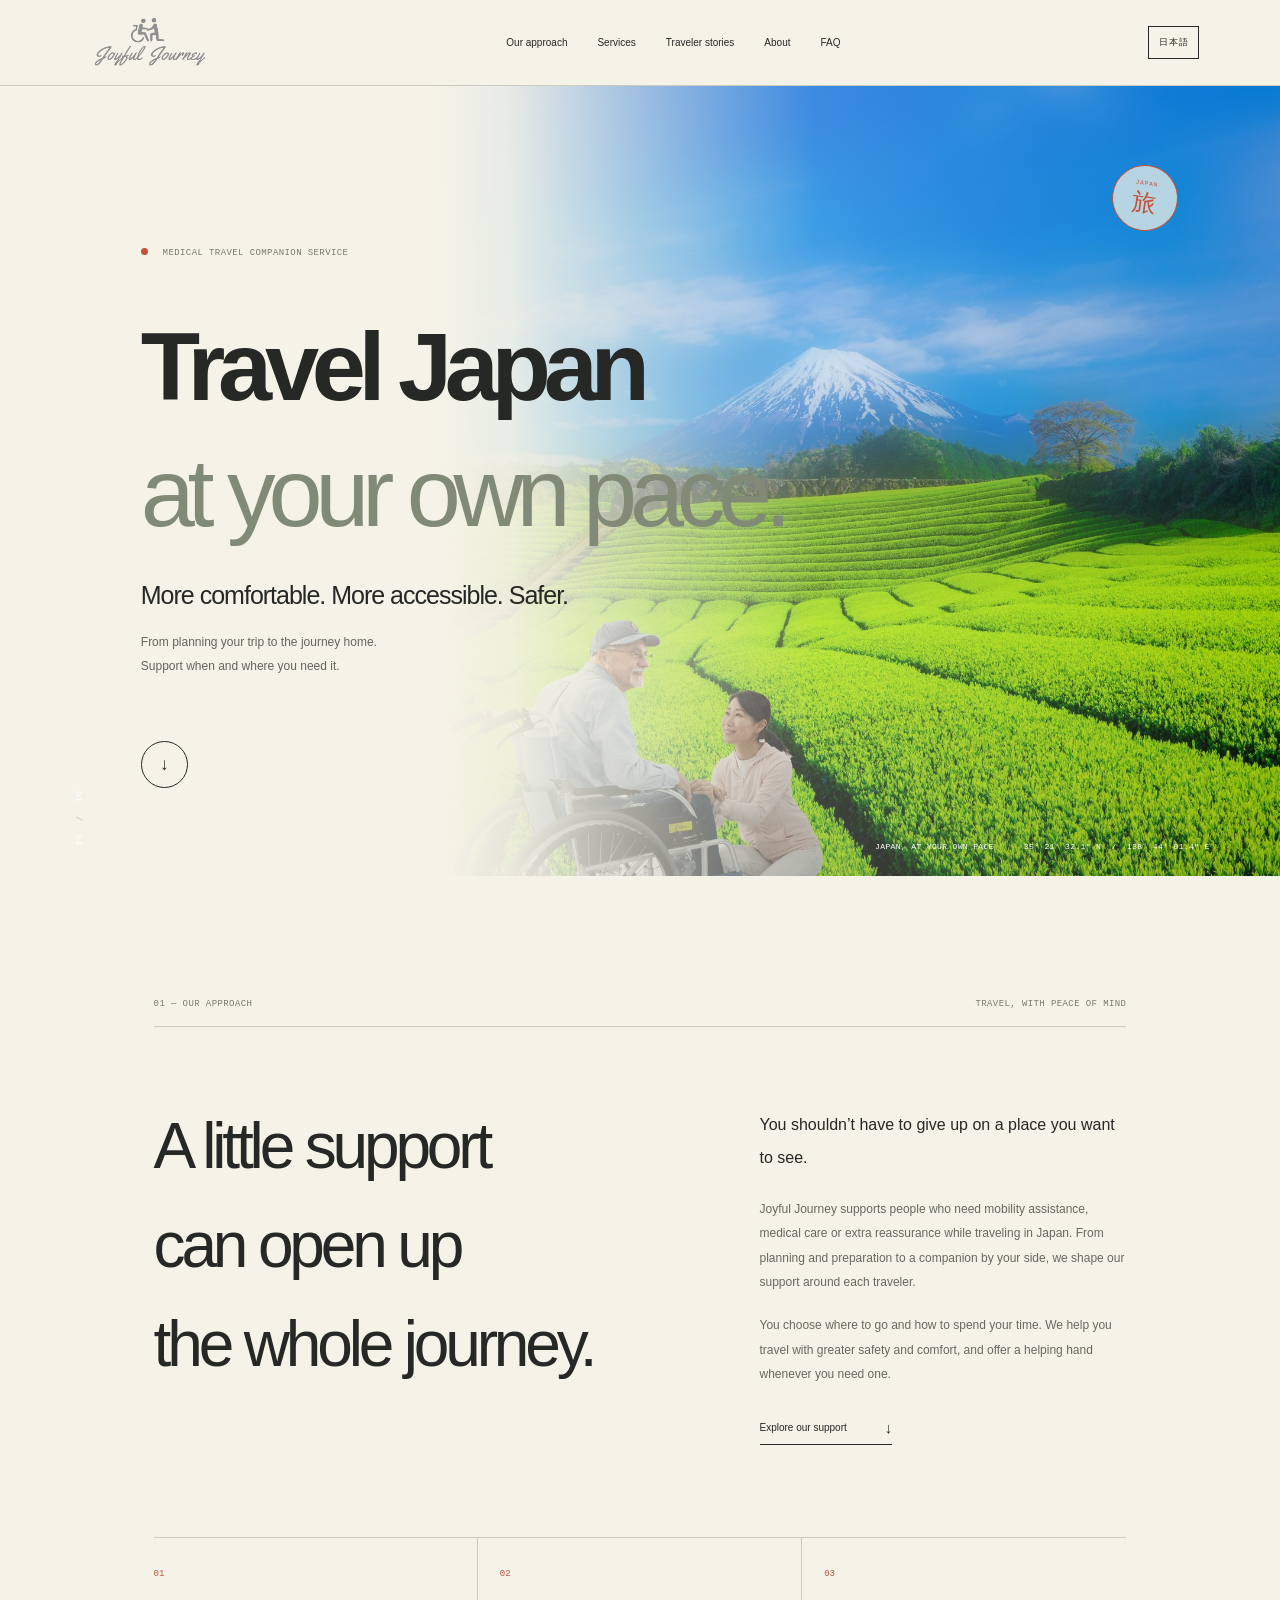
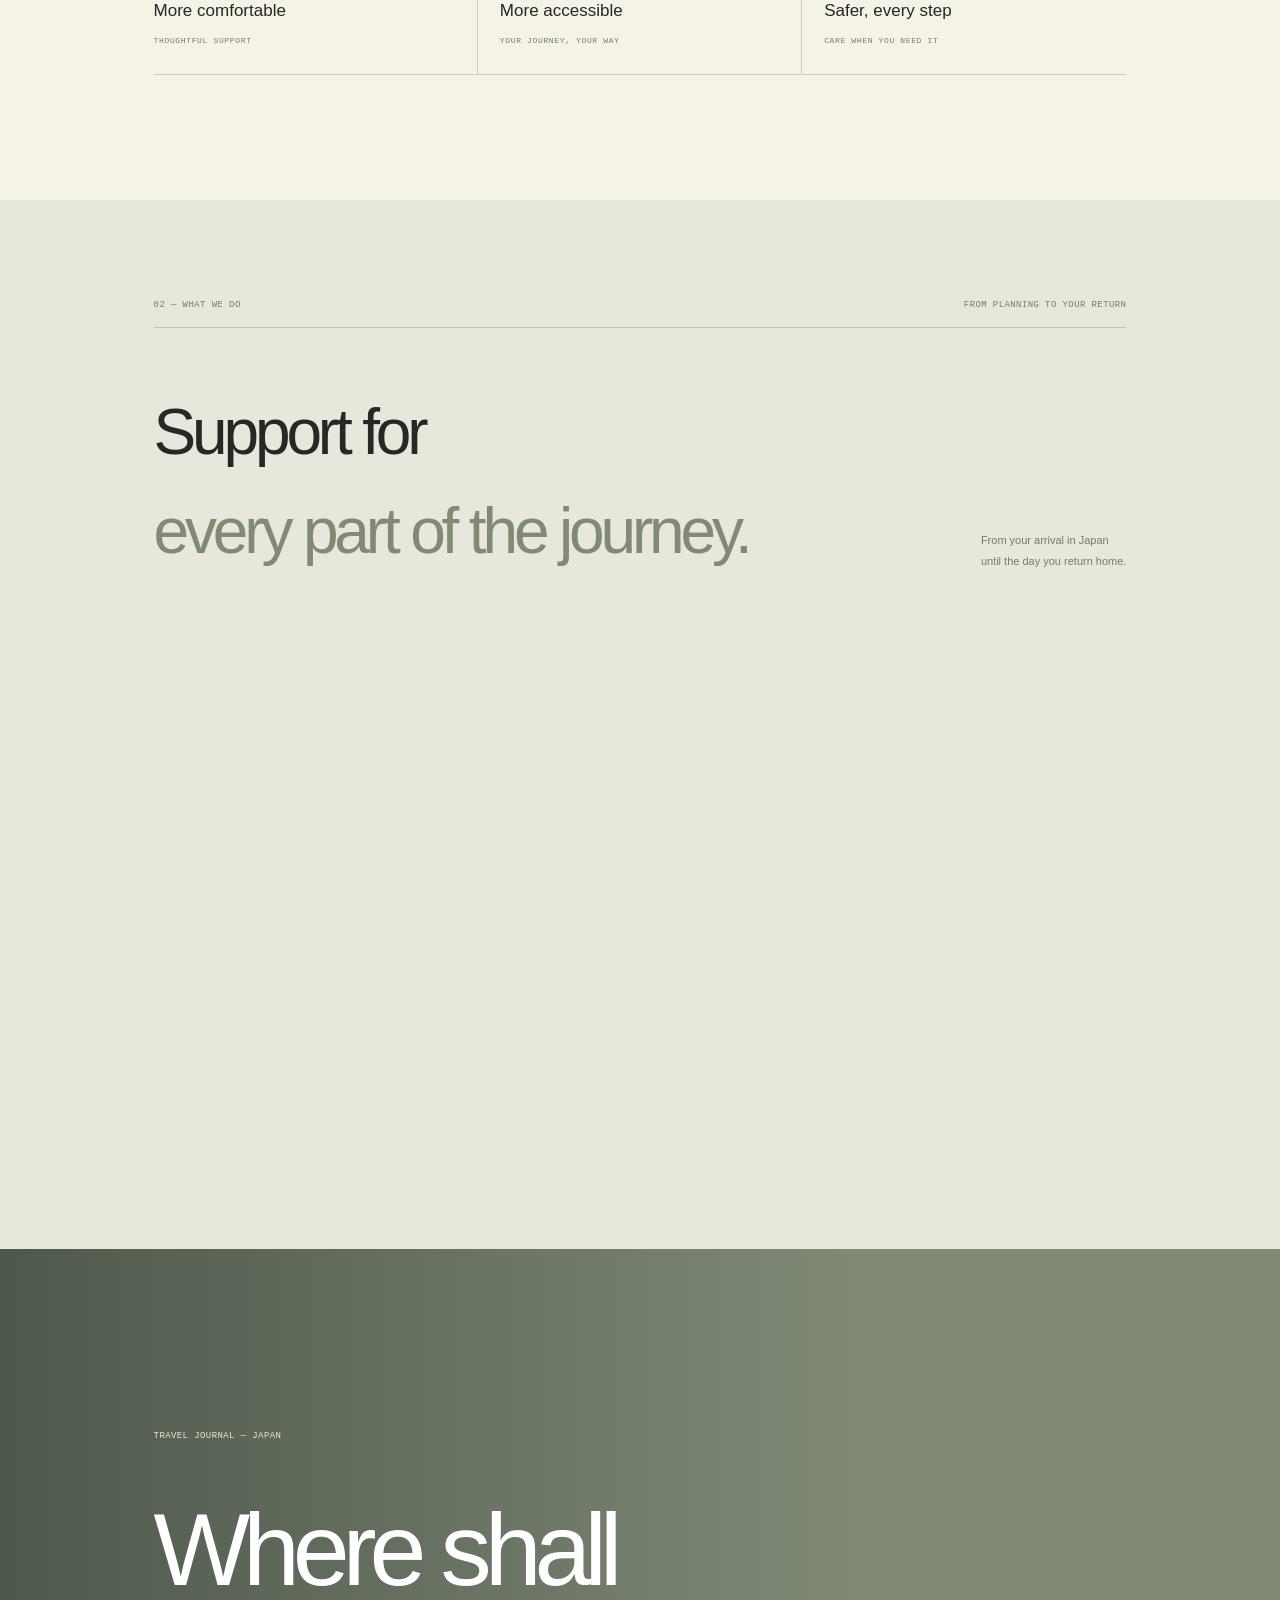
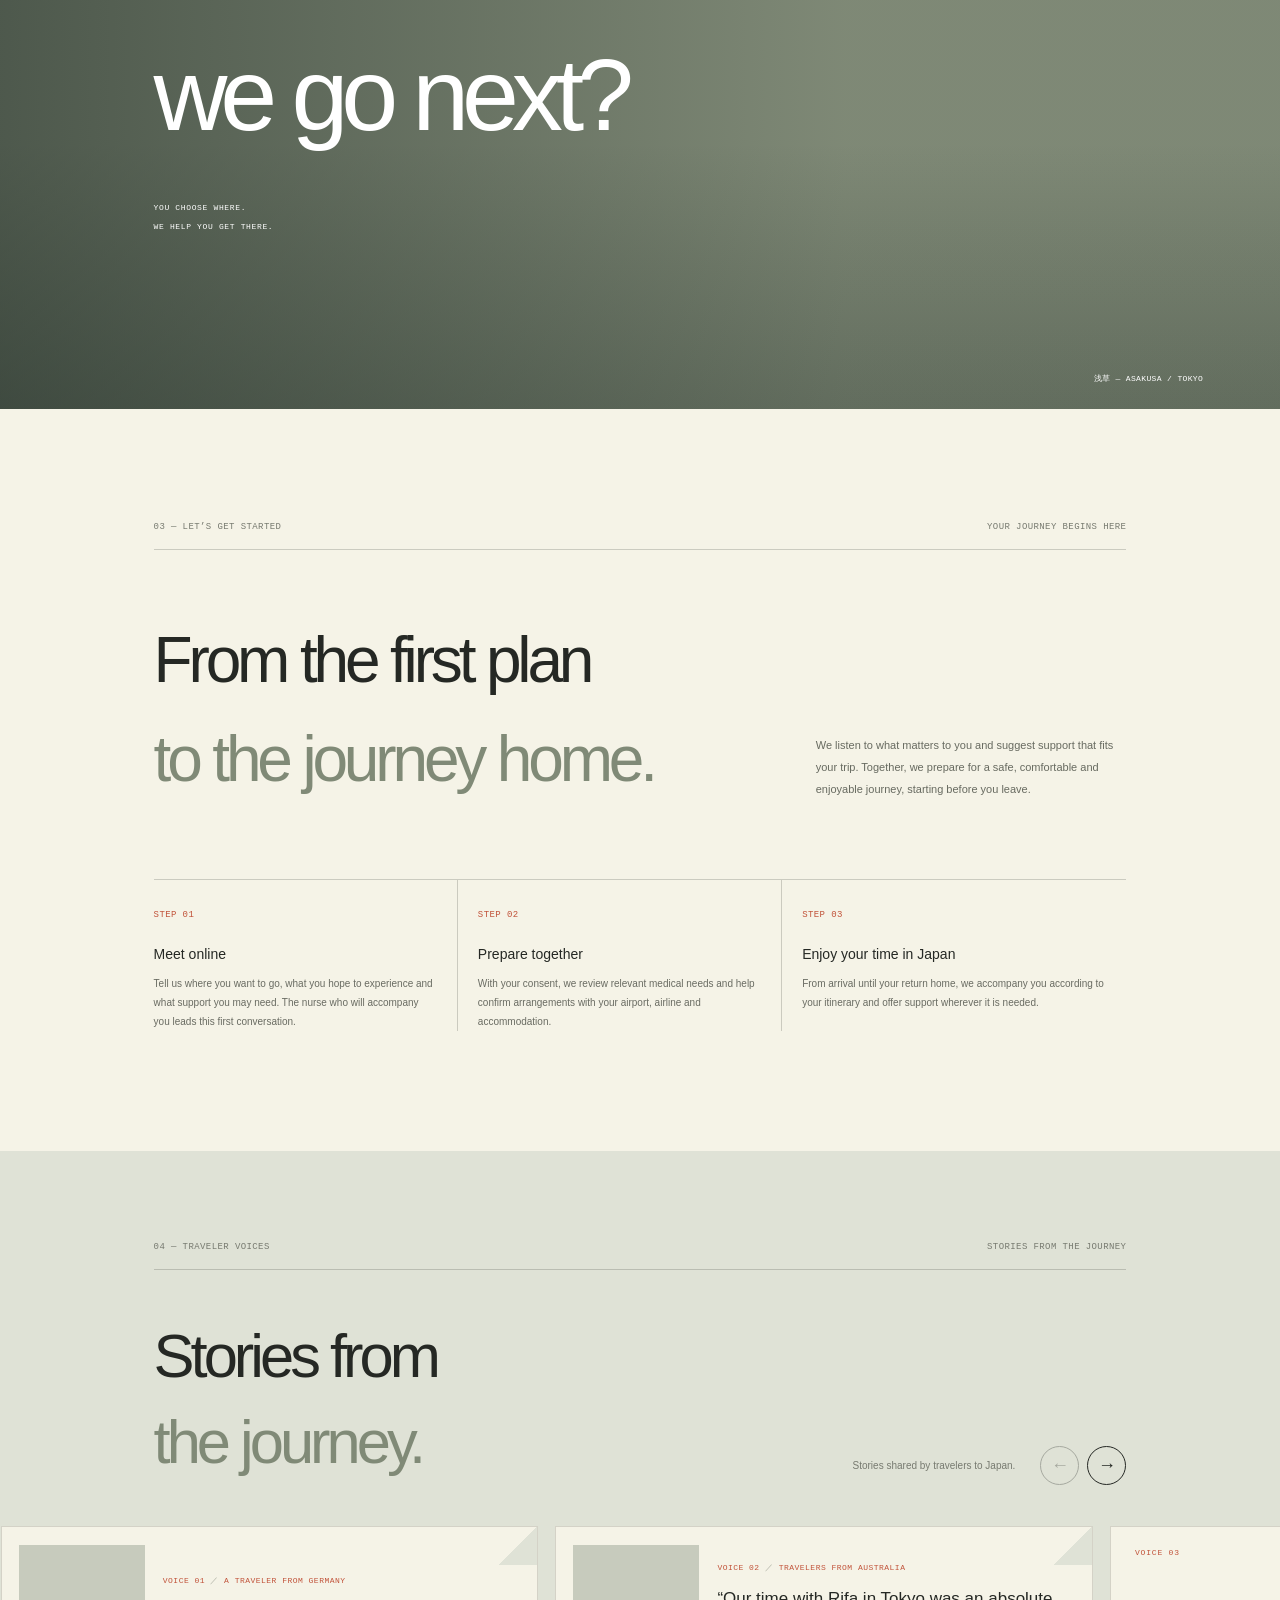
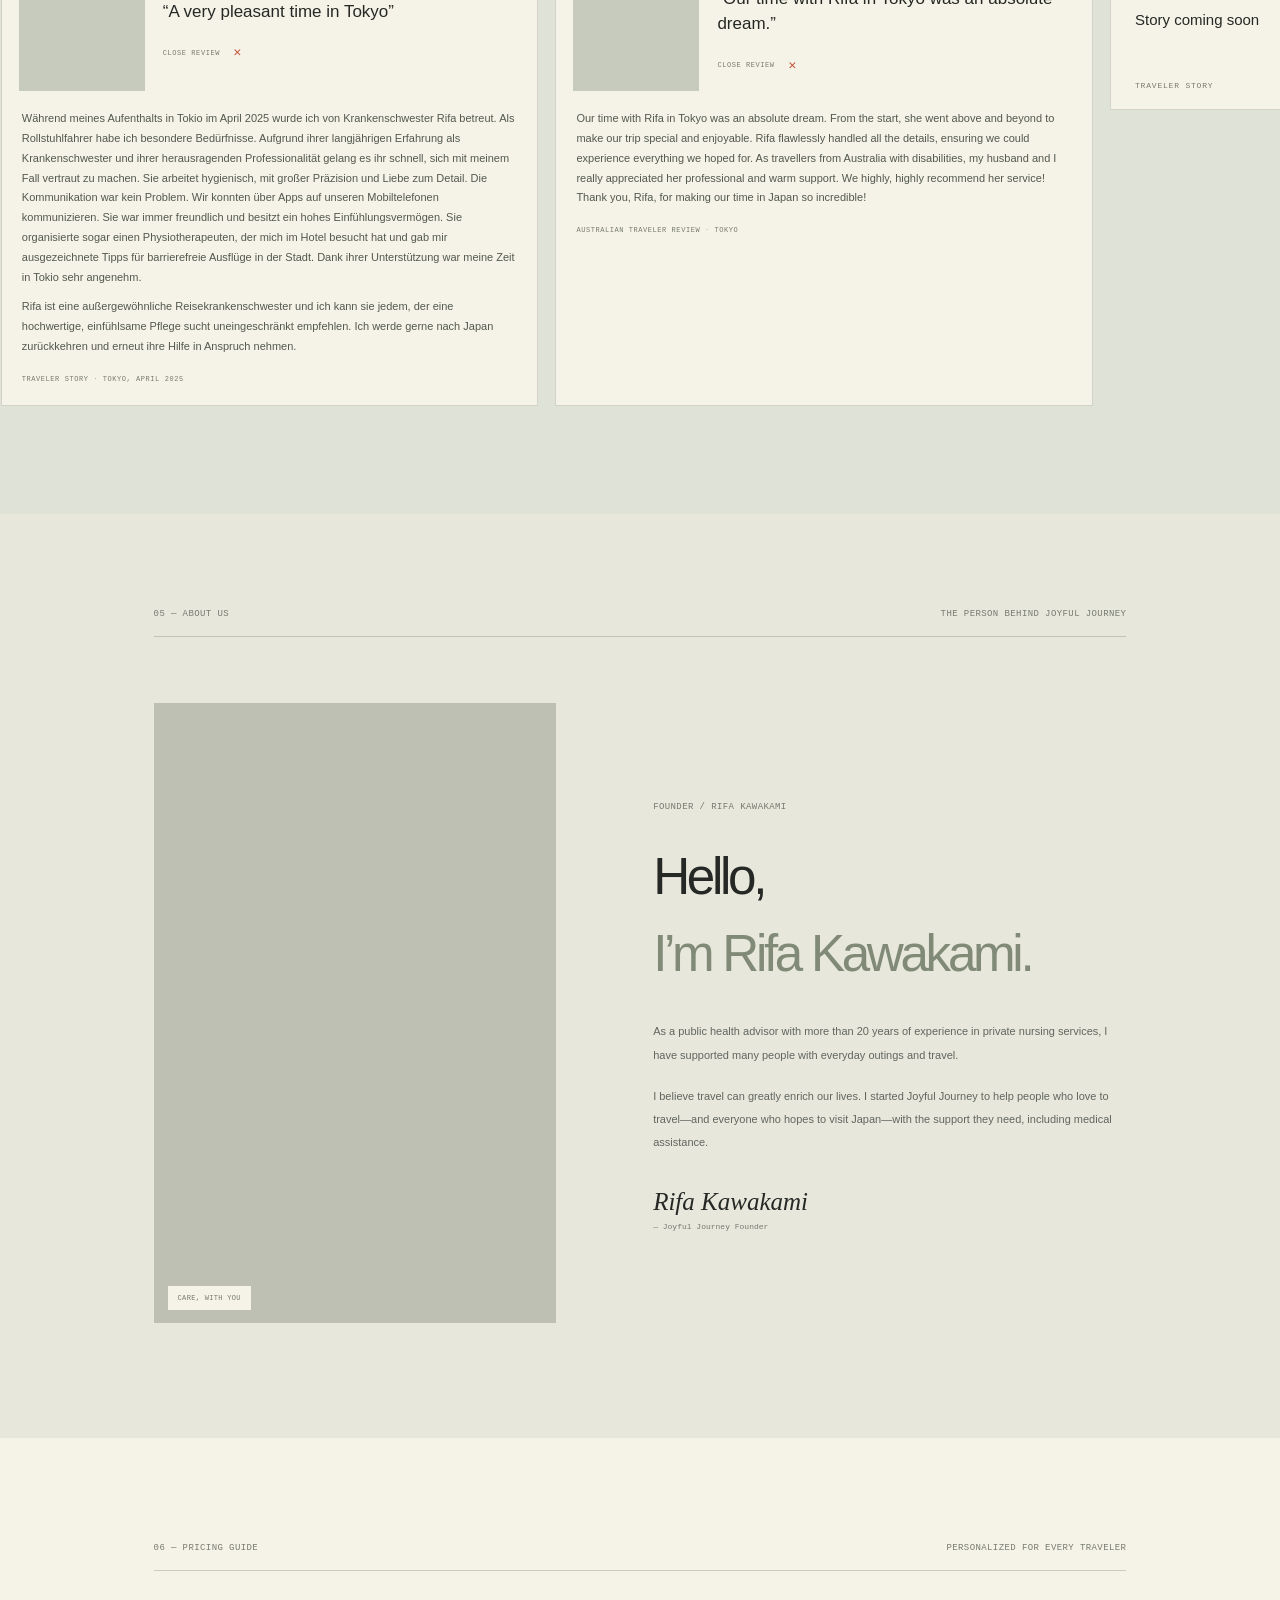
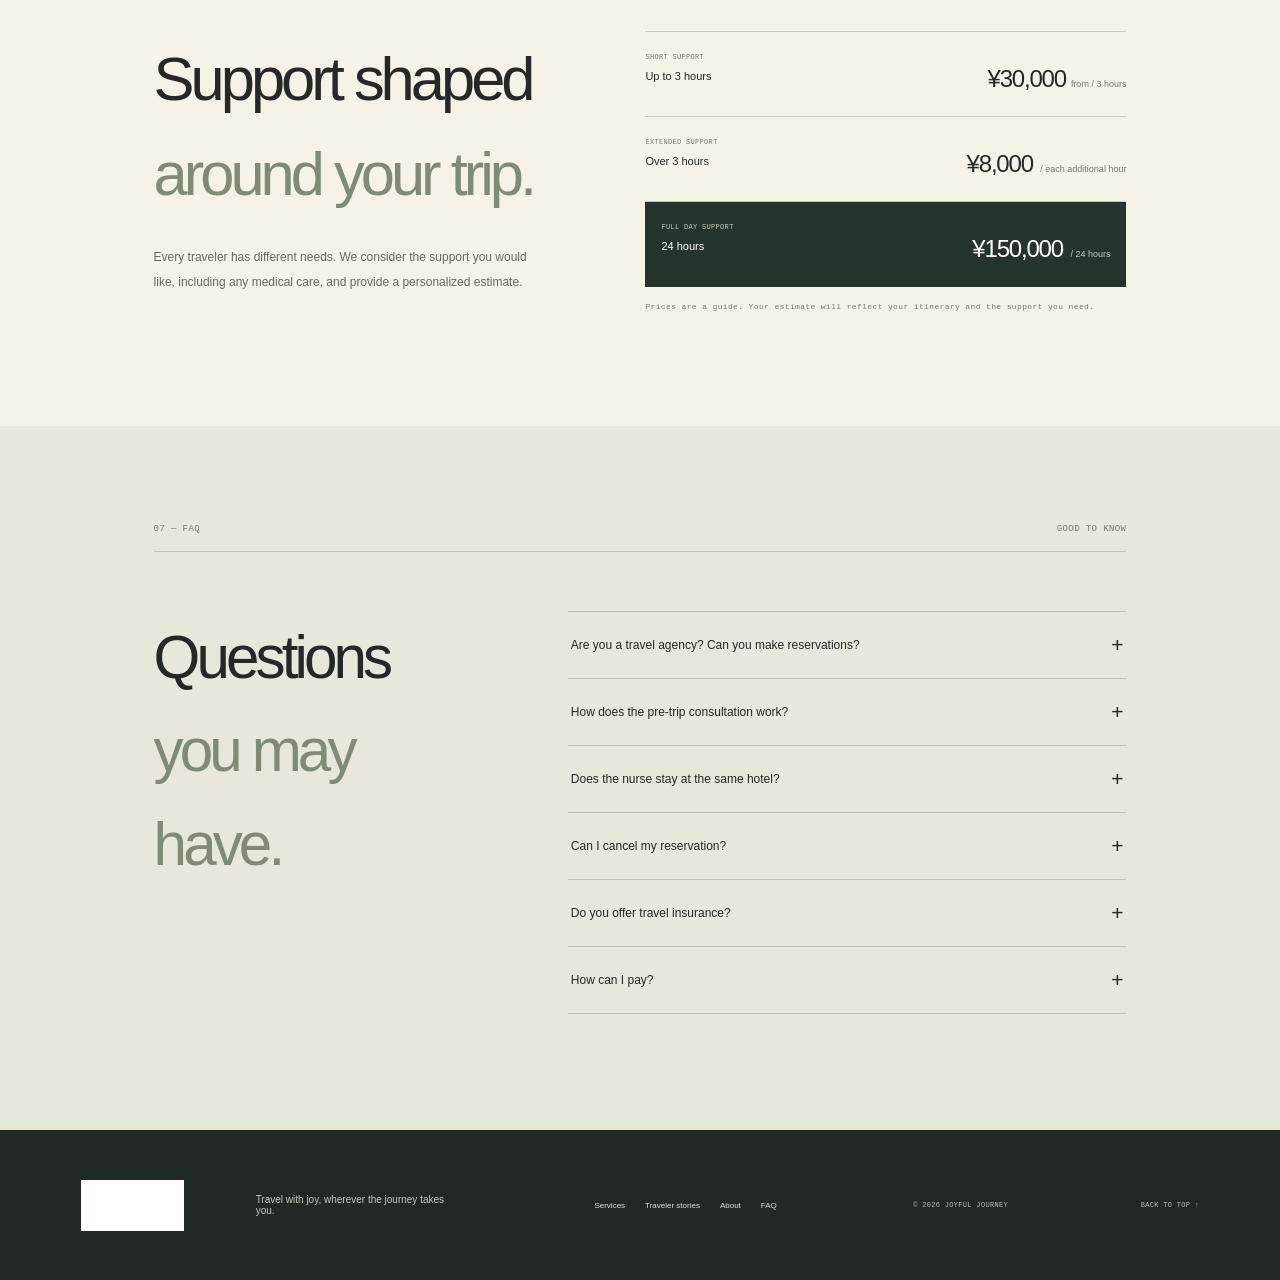
<file: index.html>
<!doctype html>
<html lang="en">
<head>
  <meta charset="utf-8">
  <meta name="viewport" content="width=device-width, initial-scale=1">
  <meta http-equiv="refresh" content="0;url=en/">
  <meta name="theme-color" content="#f5f3e7">
  <title>Joyful Journey — Accessible travel in Japan</title>
  <link rel="canonical" href="en/">
</head>
<body>
  <p><a href="en/">Continue to the English website</a></p>
</body>
</html>
</file>
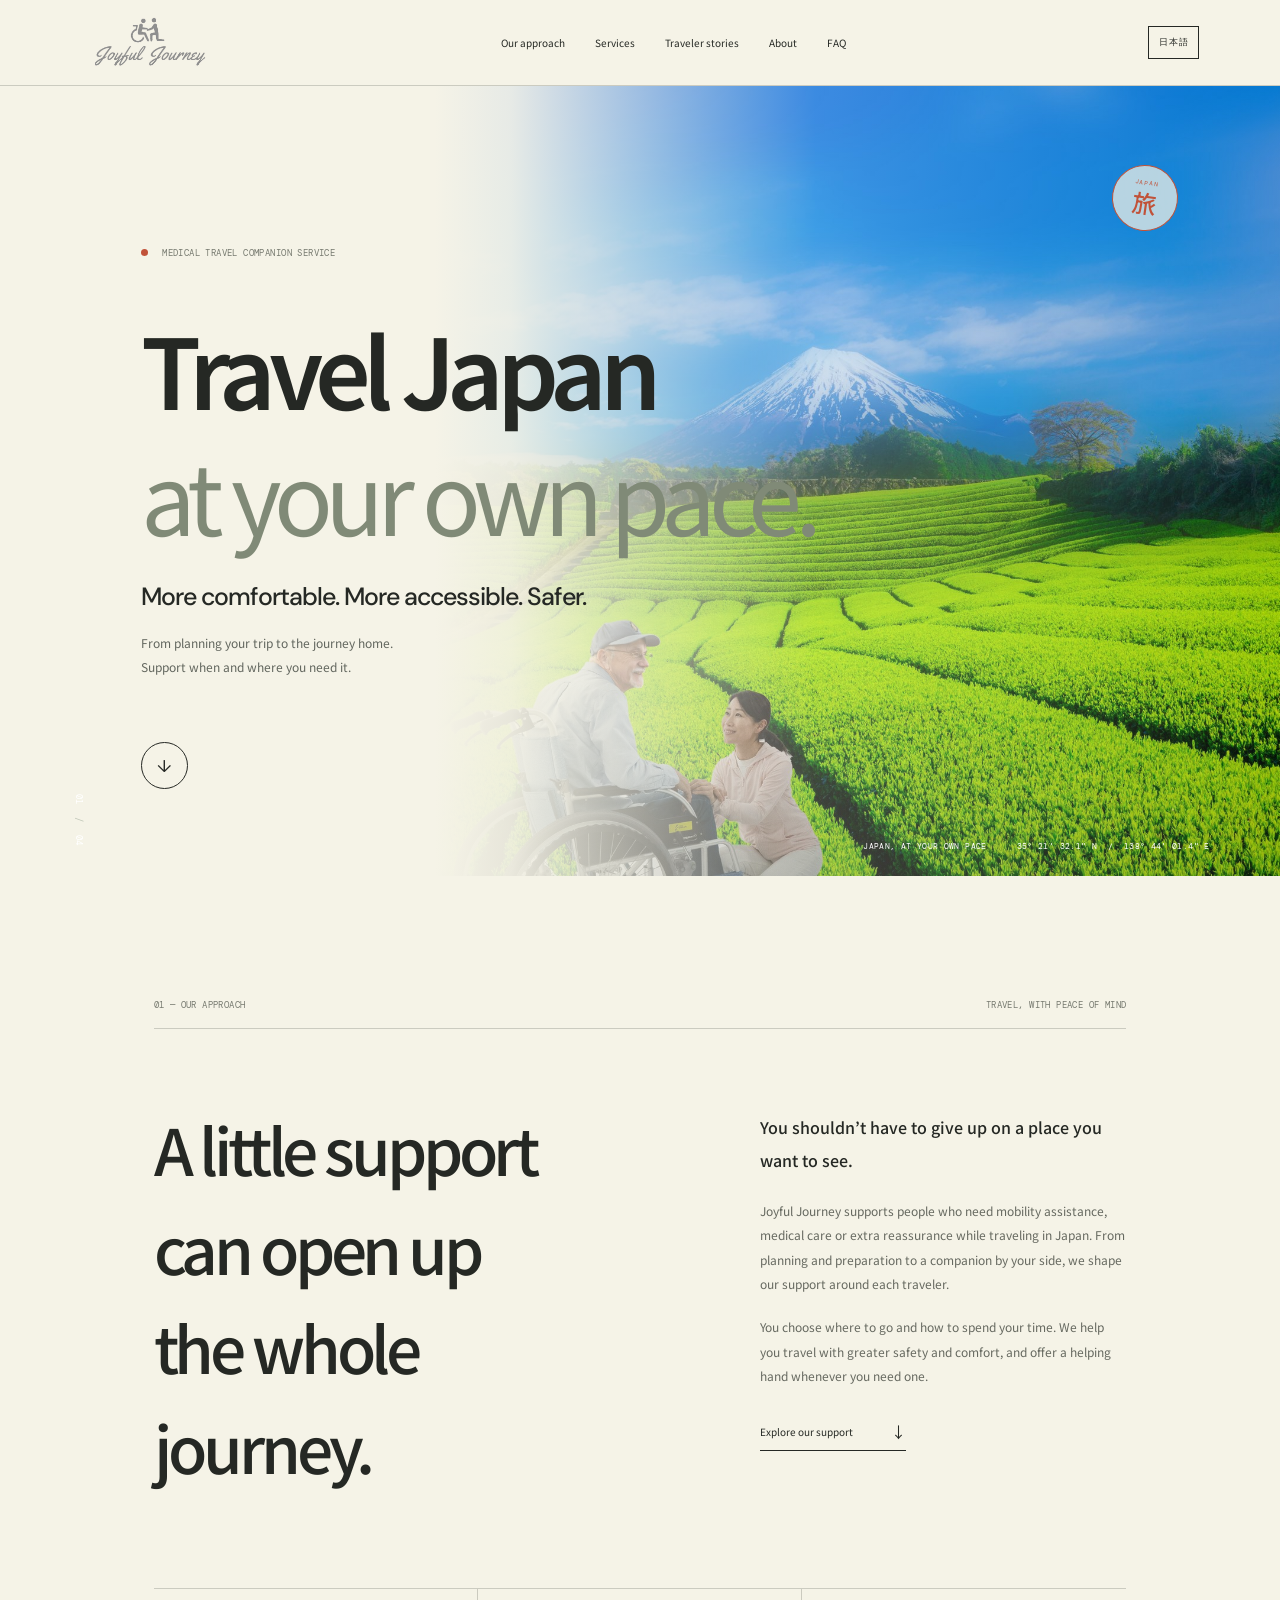
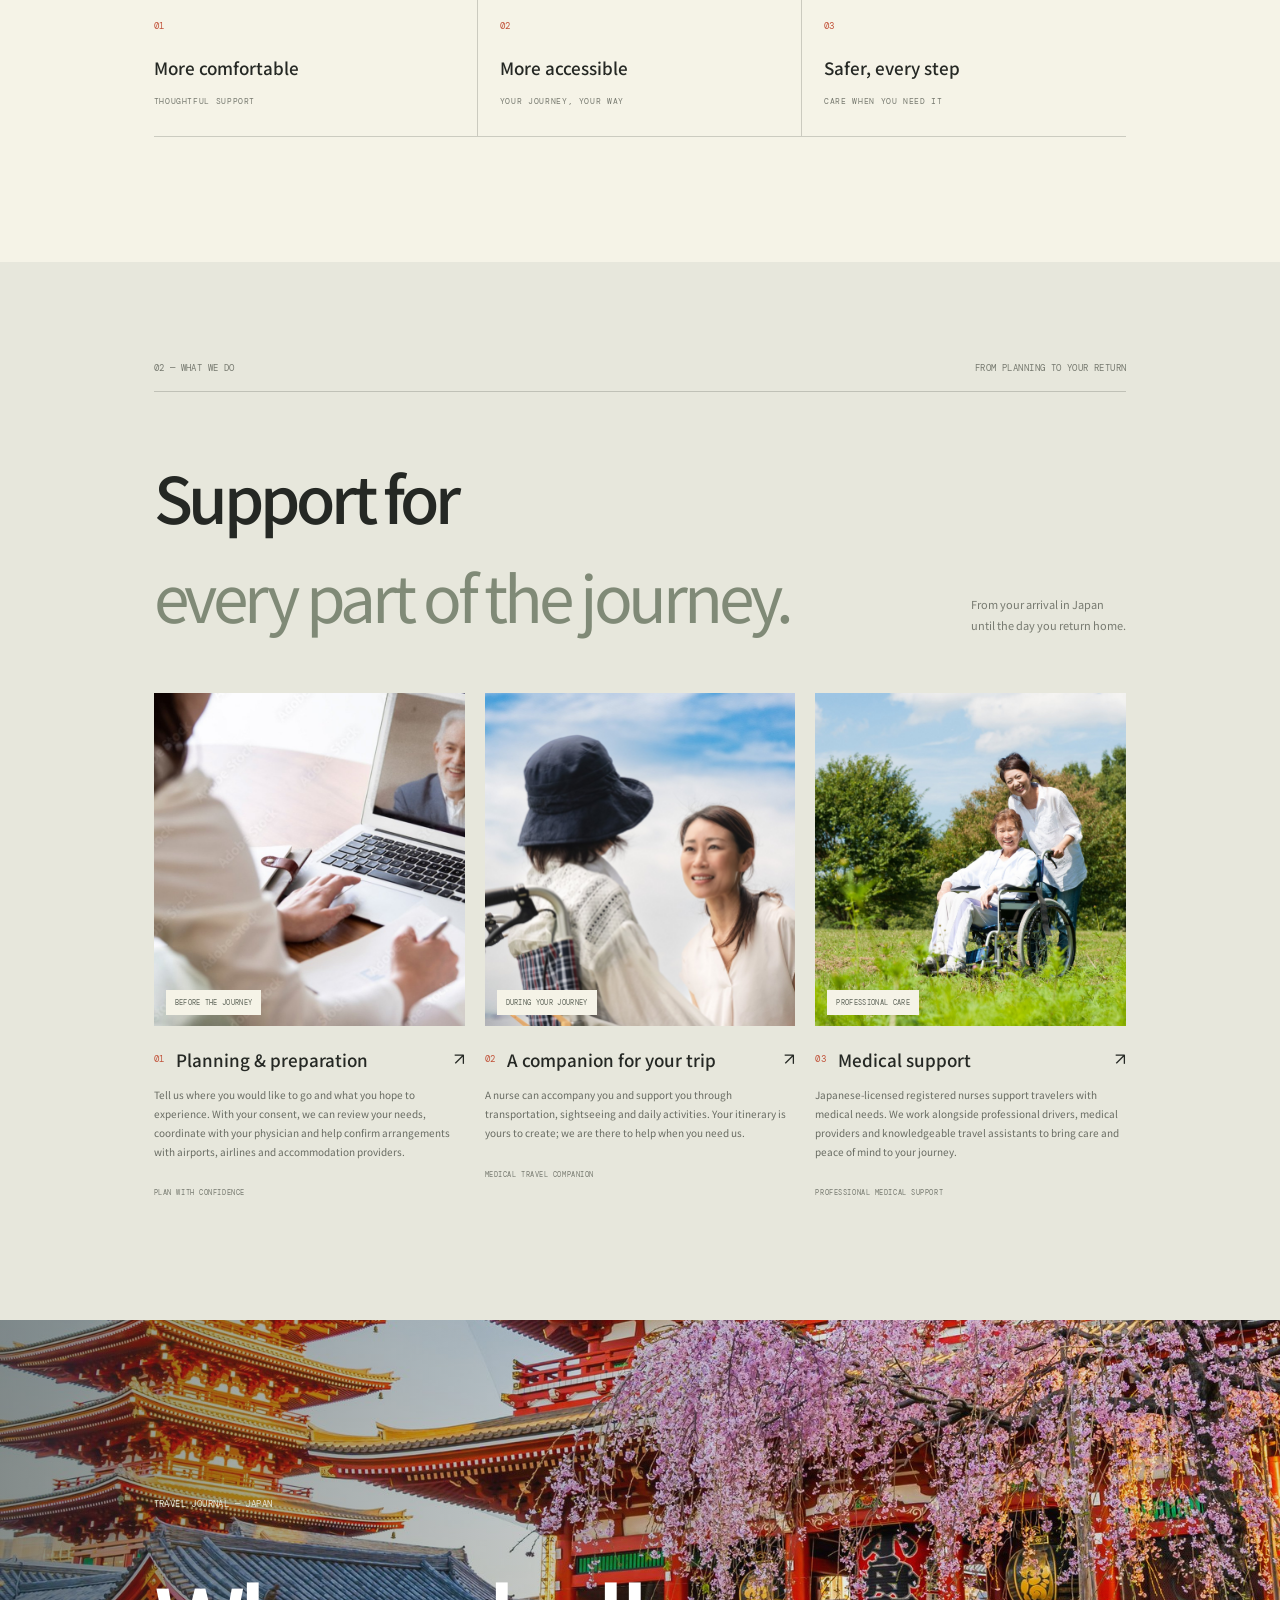
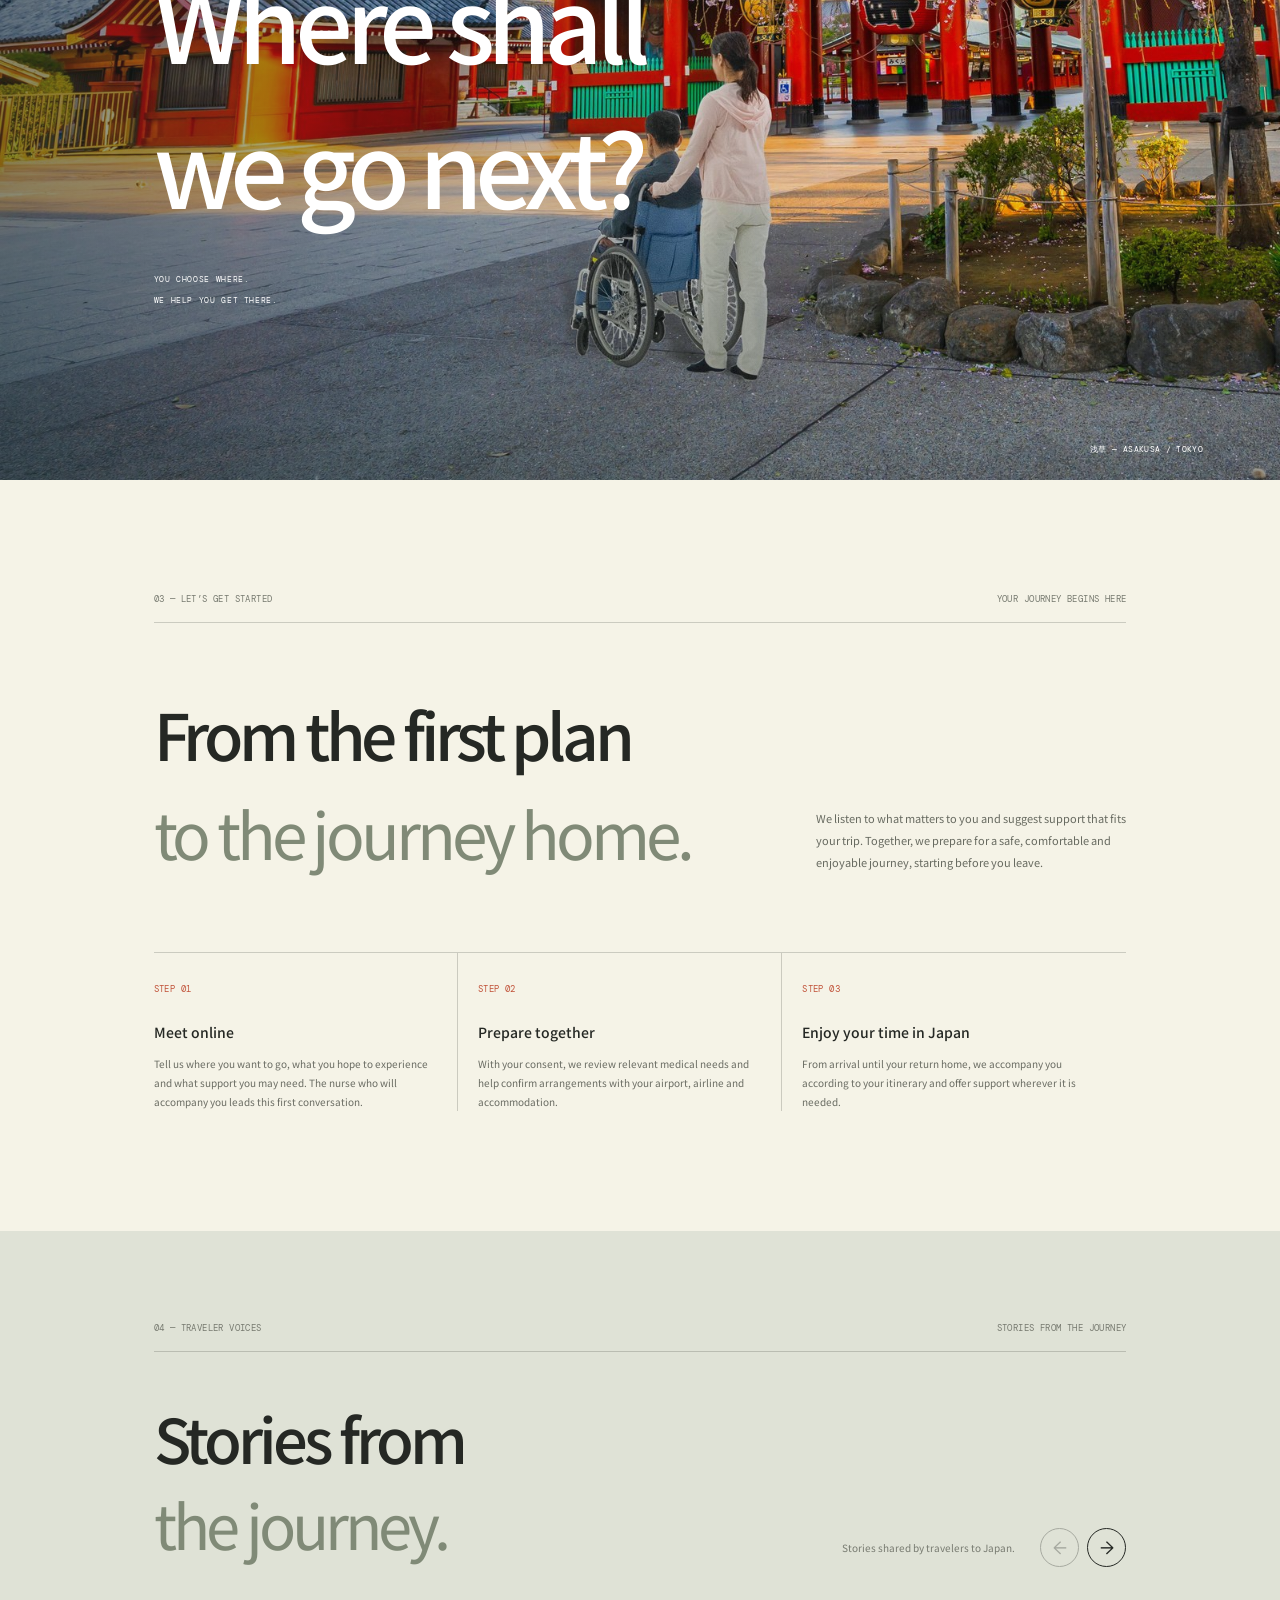
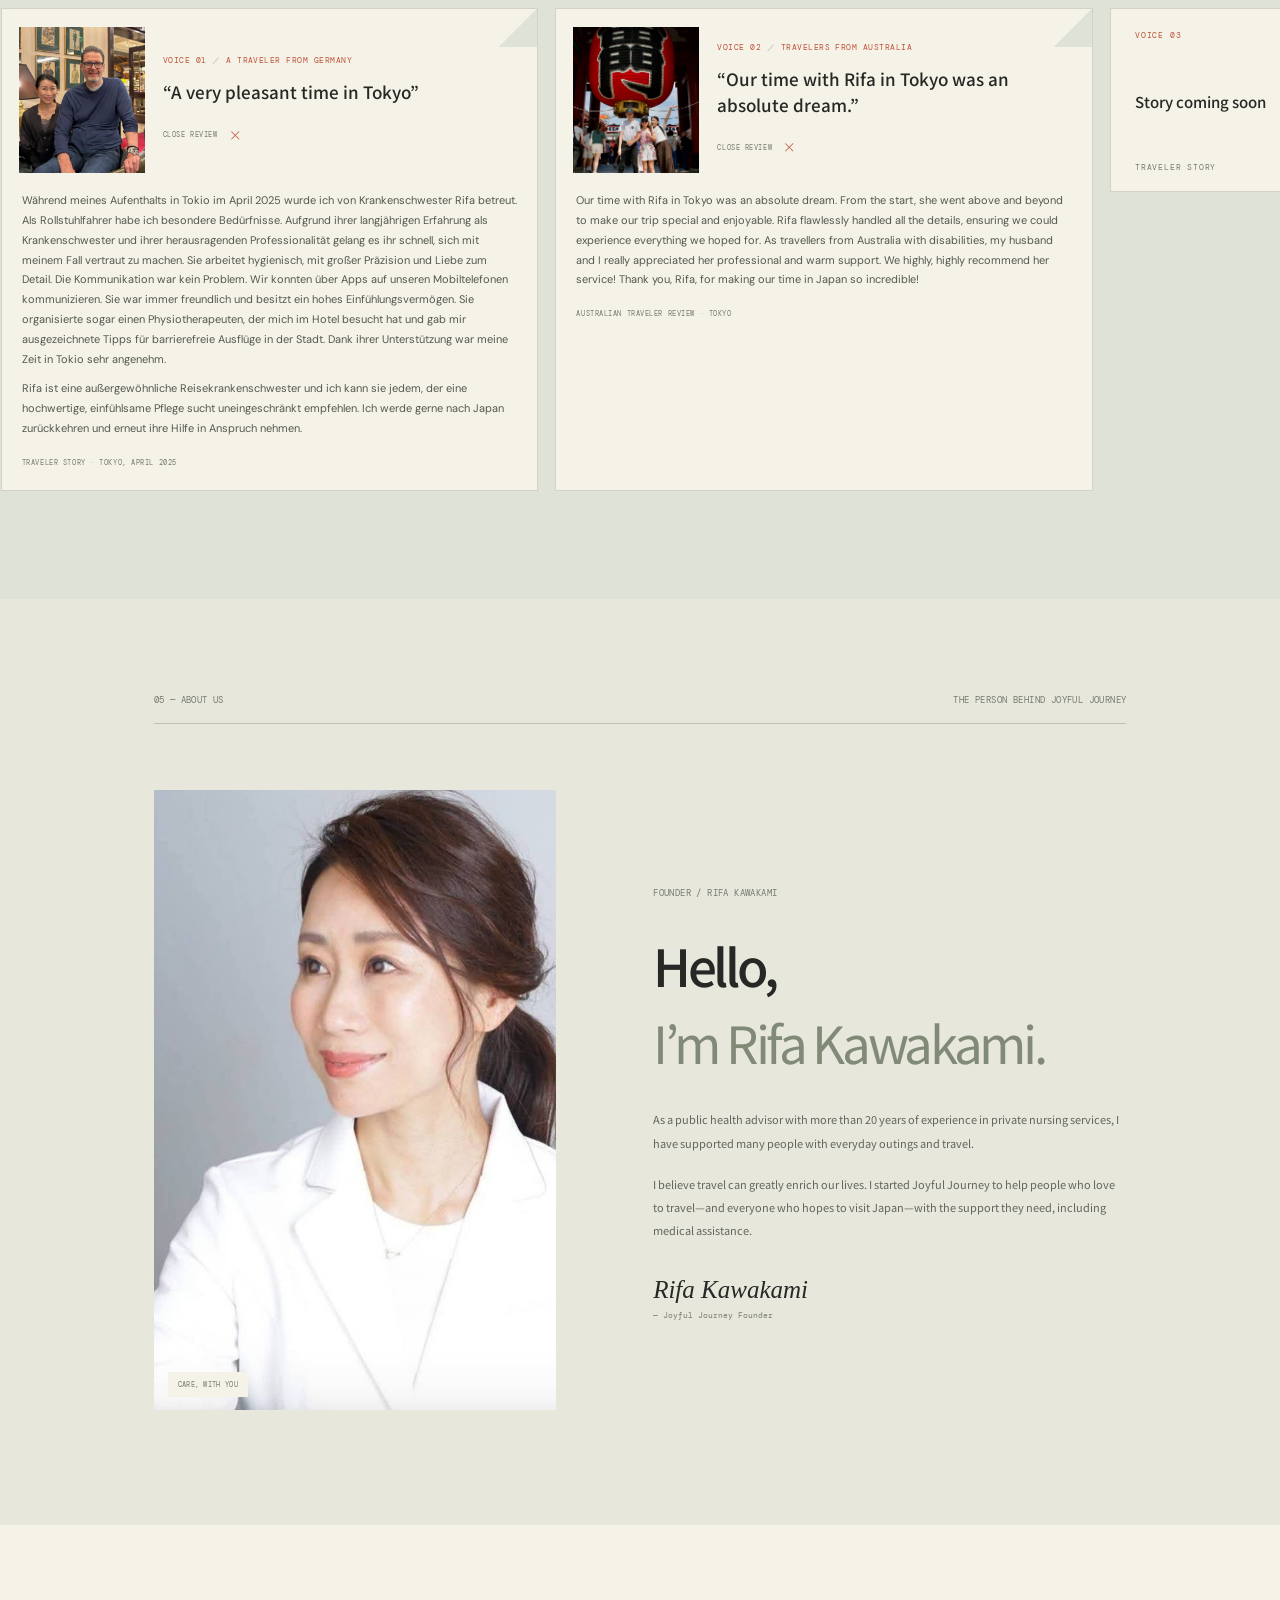
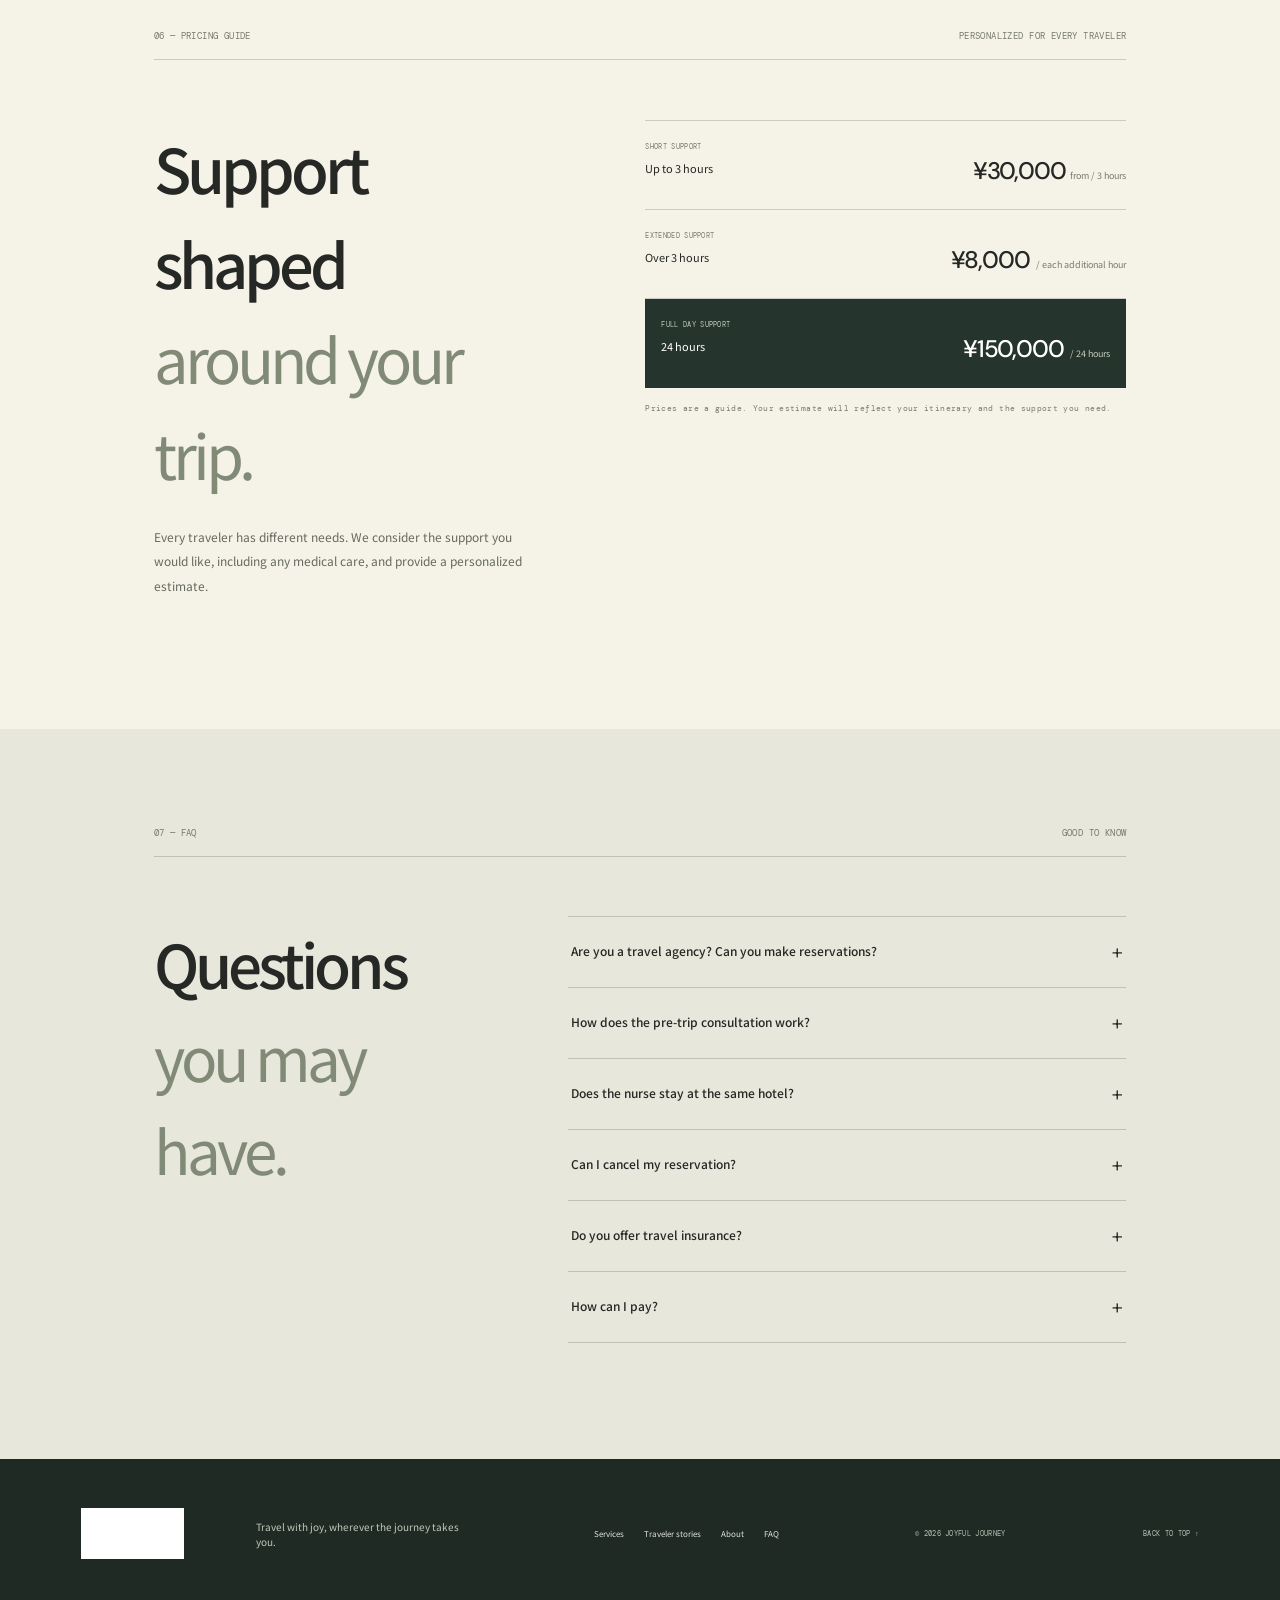
<file: en/index.html>
<!doctype html>
<html lang="en">
<head>
  <meta charset="utf-8">
  <meta name="viewport" content="width=device-width, initial-scale=1">
  <meta name="theme-color" content="#f5f3e7">
  <meta name="description" content="Joyful Journey helps travelers who need mobility or medical support experience Japan with greater comfort and peace of mind.">
  <title>Joyful Journey — Accessible travel in Japan</title>
  <link rel="preconnect" href="https://fonts.googleapis.com">
  <link rel="preconnect" href="https://fonts.gstatic.com" crossorigin>
  <link href="https://fonts.googleapis.com/css2?family=DM+Mono:wght@400;500&family=DM+Sans:wght@400;500;600;700&family=Noto+Sans+JP:wght@400;500;600;700&display=swap" rel="stylesheet">
  <link rel="stylesheet" href="../style.css">
  <script src="../script.js" defer></script>
</head>
<body>
  <a class="skip-link" href="#main">Skip to content</a>
  <header class="site-header">
    <a class="brand" href="#top" aria-label="Joyful Journey home"><img src="../assets/joyful-journey-logo.jpg" alt="Joyful Journey"></a>
    <nav id="site-nav" class="site-nav" aria-label="Main navigation">
      <a href="#journey">Our approach</a><a href="#services">Services</a><a href="#voices">Traveler stories</a><a href="#about">About</a><a href="#faq">FAQ</a>
    </nav>
    <div class="header-actions">
      <a class="lang-switch" href="../ja/index.html" lang="ja" aria-label="このページを日本語で表示">日本語</a>
      <button class="menu-toggle" type="button" aria-expanded="false" aria-controls="site-nav"><span></span><span></span><b>MENU</b></button>
    </div>
  </header>

  <main id="main">
    <section class="hero" id="top" aria-labelledby="hero-title">
      <div class="hero-image" role="img" aria-label="A traveler in a wheelchair and a companion among tea fields beneath Mount Fuji">
        <div class="hero-image-shade"></div>
        <div class="hero-image-caption"><span>JAPAN, AT YOUR OWN PACE</span><span>35° 21' 32.1" N&nbsp; / &nbsp;138° 44' 01.4" E</span></div>
      </div>
      <div class="hero-content">
        <p class="eyebrow"><span class="eyebrow-dot"></span> MEDICAL TRAVEL COMPANION SERVICE</p>
        <h1 id="hero-title">Travel Japan<br><em>at your own pace.</em></h1>
        <p class="hero-en">More comfortable. More accessible. Safer.</p>
        <p class="hero-intro">From planning your trip to the journey home.<br>Support when and where you need it.</p>
        <a href="#journey" class="circle-link" aria-label="Discover our approach"><span>↓</span></a>
      </div>
      <div class="hero-seal" aria-hidden="true"><span>JAPAN</span><b>旅</b></div>
      <span class="hero-index">01 <i>/</i> 04</span>
    </section>

    <section class="intro section-wrap" id="journey">
      <div class="section-kicker"><span>01 — OUR APPROACH</span><span>TRAVEL, WITH PEACE OF MIND</span></div>
      <div class="intro-layout">
        <h2>A little support<br>can open up<br>the whole journey.</h2>
        <div class="intro-copy">
          <p class="lead">You shouldn’t have to give up on a place you want to see.</p>
          <p>Joyful Journey supports people who need mobility assistance, medical care or extra reassurance while traveling in Japan. From planning and preparation to a companion by your side, we shape our support around each traveler.</p>
          <p>You choose where to go and how to spend your time. We help you travel with greater safety and comfort, and offer a helping hand whenever you need one.</p>
          <a class="under-link" href="#services">Explore our support <span>↓</span></a>
        </div>
      </div>
      <div class="promise-row">
        <div><span>01</span><p>More comfortable</p><small>THOUGHTFUL SUPPORT</small></div>
        <div><span>02</span><p>More accessible</p><small>YOUR JOURNEY, YOUR WAY</small></div>
        <div><span>03</span><p>Safer, every step</p><small>CARE WHEN YOU NEED IT</small></div>
      </div>
    </section>

    <section class="services section-wrap" id="services">
      <div class="section-kicker"><span>02 — WHAT WE DO</span><span>FROM PLANNING TO YOUR RETURN</span></div>
      <div class="section-title-row"><h2>Support for<br><em>every part of the journey.</em></h2><p>From your arrival in Japan<br>until the day you return home.</p></div>
      <div class="service-grid">
        <article class="service-card service-planning reveal">
          <div class="service-photo"><img src="../assets/consultation.jpg" alt="A traveler discussing a trip online" loading="lazy"><span class="photo-label">BEFORE THE JOURNEY</span></div>
          <div class="service-heading"><span>01</span><h3>Planning &amp; preparation</h3><b>↗</b></div>
          <p>Tell us where you would like to go and what you hope to experience. With your consent, we can review your needs, coordinate with your physician and help confirm arrangements with airports, airlines and accommodation providers.</p>
          <small>PLAN WITH CONFIDENCE</small>
        </article>
        <article class="service-card service-companion reveal">
          <div class="service-photo"><img src="../assets/nurse-companion.jpg" alt="A companion supporting a wheelchair traveler" loading="lazy"><span class="photo-label">DURING YOUR JOURNEY</span></div>
          <div class="service-heading"><span>02</span><h3>A companion for your trip</h3><b>↗</b></div>
          <p>A nurse can accompany you and support you through transportation, sightseeing and daily activities. Your itinerary is yours to create; we are there to help when you need us.</p>
          <small>MEDICAL TRAVEL COMPANION</small>
        </article>
        <article class="service-card service-medical reveal">
          <div class="service-photo"><img src="../assets/AdobeStock_92051642%20SQ.jpg" alt="A traveler in a wheelchair enjoying a visit with a companion" loading="lazy"><span class="photo-label">PROFESSIONAL CARE</span></div>
          <div class="service-heading"><span>03</span><h3>Medical support</h3><b>↗</b></div>
          <p>Japanese-licensed registered nurses support travelers with medical needs. We work alongside professional drivers, medical providers and knowledgeable travel assistants to bring care and peace of mind to your journey.</p>
          <small>PROFESSIONAL MEDICAL SUPPORT</small>
        </article>
      </div>
    </section>

    <section class="destination" aria-label="A destination in Japan">
      <div class="destination-photo"><img src="../assets/tokyo-temple.jpg" alt="A traveler visiting a temple in Asakusa" loading="lazy"></div>
      <div class="destination-copy"><span class="eyebrow">TRAVEL JOURNAL — JAPAN</span><p>Where shall<br>we go next?</p><span class="destination-en">YOU CHOOSE WHERE.<br>WE HELP YOU GET THERE.</span></div>
      <span class="destination-number">浅草 — ASAKUSA / TOKYO</span>
    </section>

    <section class="process section-wrap">
      <div class="section-kicker"><span>03 — LET’S GET STARTED</span><span>YOUR JOURNEY BEGINS HERE</span></div>
      <div class="process-layout"><h2>From the first plan<br><em>to the journey home.</em></h2><p>We listen to what matters to you and suggest support that fits your trip. Together, we prepare for a safe, comfortable and enjoyable journey, starting before you leave.</p></div>
      <div class="process-steps">
        <article><span>STEP 01</span><h3>Meet online</h3><p>Tell us where you want to go, what you hope to experience and what support you may need. The nurse who will accompany you leads this first conversation.</p></article>
        <article><span>STEP 02</span><h3>Prepare together</h3><p>With your consent, we review relevant medical needs and help confirm arrangements with your airport, airline and accommodation.</p></article>
        <article><span>STEP 03</span><h3>Enjoy your time in Japan</h3><p>From arrival until your return home, we accompany you according to your itinerary and offer support wherever it is needed.</p></article>
      </div>
    </section>

    <section class="voices" id="voices" aria-labelledby="voices-title">
      <div class="voices-heading section-wrap">
        <div class="section-kicker"><span>04 — TRAVELER VOICES</span><span>STORIES FROM THE JOURNEY</span></div>
        <div class="voices-title-row"><h2 id="voices-title">Stories from<br><em>the journey.</em></h2><div class="voices-tools"><p>Stories shared by travelers to Japan.</p><div class="voice-controls"><button class="voice-arrow" type="button" data-voice-prev aria-label="Previous review" disabled>←</button><button class="voice-arrow" type="button" data-voice-next aria-label="Next review">→</button></div></div></div>
      </div>
      <div class="voice-viewport" id="voice-viewport" tabindex="0" aria-label="Traveler stories. Scroll horizontally to browse">
        <div class="voice-track">
          <div class="voice-group">
            <article class="voice-card voice-card-featured is-open">
              <button class="voice-card-summary" type="button" aria-expanded="true" aria-controls="voice-review-german" data-open-label="READ THE REVIEW" data-close-label="CLOSE REVIEW">
                <div class="voice-photo"><img src="../assets/IMG_3834%20MT.JPEG" alt="Joyful Journey founder Rifa Kawakami with a traveler from Germany" loading="lazy"></div>
                <div class="voice-review-intro">
                  <span class="voice-origin">VOICE 01 <i>／</i> A TRAVELER FROM GERMANY</span>
                  <h3>“A very pleasant time in Tokyo”</h3>
                  <span class="voice-open-prompt"><span class="voice-open-label">CLOSE REVIEW</span><b>＋</b></span>
                </div>
              </button>
              <div class="voice-review-body" id="voice-review-german">
                <blockquote lang="de">
                  <p>Während meines Aufenthalts in Tokio im April 2025 wurde ich von Krankenschwester Rifa betreut. Als Rollstuhlfahrer habe ich besondere Bedürfnisse. Aufgrund ihrer langjährigen Erfahrung als Krankenschwester und ihrer herausragenden Professionalität gelang es ihr schnell, sich mit meinem Fall vertraut zu machen. Sie arbeitet hygienisch, mit großer Präzision und Liebe zum Detail. Die Kommunikation war kein Problem. Wir konnten über Apps auf unseren Mobiltelefonen kommunizieren. Sie war immer freundlich und besitzt ein hohes Einfühlungsvermögen. Sie organisierte sogar einen Physiotherapeuten, der mich im Hotel besucht hat und gab mir ausgezeichnete Tipps für barrierefreie Ausflüge in der Stadt. Dank ihrer Unterstützung war meine Zeit in Tokio sehr angenehm.</p>
                  <p>Rifa ist eine außergewöhnliche Reisekrankenschwester und ich kann sie jedem, der eine hochwertige, einfühlsame Pflege sucht uneingeschränkt empfehlen. Ich werde gerne nach Japan zurückkehren und erneut ihre Hilfe in Anspruch nehmen.</p>
                </blockquote>
                <small>TRAVELER STORY <i>·</i> TOKYO, APRIL 2025</small>
              </div>
            </article>
            <article class="voice-card voice-card-featured is-open">
              <button class="voice-card-summary" type="button" aria-expanded="true" aria-controls="voice-review-australia" data-open-label="READ THE REVIEW" data-close-label="CLOSE REVIEW">
                <div class="voice-photo"><img src="../assets/IMG_3819.JPEG" alt="Joyful Journey founder Rifa Kawakami with travelers from Australia" loading="lazy"></div>
                <div class="voice-review-intro">
                  <span class="voice-origin">VOICE 02 <i>／</i> TRAVELERS FROM AUSTRALIA</span>
                  <h3>“Our time with Rifa in Tokyo was an absolute dream.”</h3>
                  <span class="voice-open-prompt"><span class="voice-open-label">CLOSE REVIEW</span><b>＋</b></span>
                </div>
              </button>
              <div class="voice-review-body" id="voice-review-australia">
                <blockquote lang="en">
                  <p>Our time with Rifa in Tokyo was an absolute dream. From the start, she went above and beyond to make our trip special and enjoyable. Rifa flawlessly handled all the details, ensuring we could experience everything we hoped for. As travellers from Australia with disabilities, my husband and I really appreciated her professional and warm support. We highly, highly recommend her service! Thank you, Rifa, for making our time in Japan so incredible!</p>
                </blockquote>
                <small>AUSTRALIAN TRAVELER REVIEW <i>·</i> TOKYO</small>
              </div>
            </article>
            <article class="voice-card"><span>VOICE 03</span><p>Story coming soon</p><small>TRAVELER STORY</small></article>
          </div>
        </div>
      </div>
    </section>

    <section class="about section-wrap" id="about">
      <div class="section-kicker"><span>05 — ABOUT US</span><span>THE PERSON BEHIND JOYFUL JOURNEY</span></div>
      <div class="about-layout">
        <div class="about-photo"><img src="../assets/IMG_3496.JPG" alt="Joyful Journey founder Rifa Kawakami" loading="lazy"><span>CARE, WITH YOU</span></div>
        <div class="about-copy"><span class="eyebrow">FOUNDER / RIFA KAWAKAMI</span><h2>Hello,<br><em>I’m Rifa Kawakami.</em></h2><p>As a public health advisor with more than 20 years of experience in private nursing services, I have supported many people with everyday outings and travel.</p><p>I believe travel can greatly enrich our lives. I started Joyful Journey to help people who love to travel—and everyone who hopes to visit Japan—with the support they need, including medical assistance.</p><p class="about-signature">Rifa Kawakami<span>— Joyful Journey Founder</span></p></div>
      </div>
    </section>

    <section class="pricing section-wrap" id="pricing">
      <div class="section-kicker"><span>06 — PRICING GUIDE</span><span>PERSONALIZED FOR EVERY TRAVELER</span></div>
      <div class="pricing-layout"><div><h2>Support shaped<br><em>around your trip.</em></h2><p>Every traveler has different needs. We consider the support you would like, including any medical care, and provide a personalized estimate.</p></div>
        <div class="price-options"><article><span>SHORT SUPPORT</span><p>Up to 3 hours</p><strong>¥30,000<small>from / 3 hours</small></strong></article><article><span>EXTENDED SUPPORT</span><p>Over 3 hours</p><strong>¥8,000<small> / each additional hour</small></strong></article><article class="price-day"><span>FULL DAY SUPPORT</span><p>24 hours</p><strong>¥150,000<small> / 24 hours</small></strong></article><small class="price-note">Prices are a guide. Your estimate will reflect your itinerary and the support you need.</small></div>
      </div>
    </section>

    <section class="faq section-wrap" id="faq">
      <div class="section-kicker"><span>07 — FAQ</span><span>GOOD TO KNOW</span></div>
      <div class="faq-layout"><h2>Questions<br><em>you may have.</em></h2><div class="faq-list">
        <details><summary>Are you a travel agency? Can you make reservations?<span>+</span></summary><p>We are not a travel agency. We can work with trusted travel agencies, help arrange a private tour, or help you join a group tour. If you need a vehicle with special accommodations, we can help provide one.</p></details>
        <details><summary>How does the pre-trip consultation work?<span>+</span></summary><p>We usually meet online. The nurse who will accompany you on your trip leads the conversation so we can understand what support you need, including any medical assistance.</p></details>
        <details><summary>Does the nurse stay at the same hotel?<span>+</span></summary><p>For an overnight trip, please arrange a separate room for the nurse. If you need 24-hour assistance, we will do our best to arrange rooms close to each other. When overnight assistance is not needed, the nurse may stay at a nearby hotel.</p></details>
        <details><summary>Can I cancel my reservation?<span>+</span></summary><p>You can cancel your Joyful Journey reservation at any time. Reservations made with tour, transport or hotel providers follow each provider’s cancellation policy.</p></details>
        <details><summary>Do you offer travel insurance?<span>+</span></summary><p>We do not sell travel insurance. We recommend comprehensive coverage for trip interruptions, delays, illness or injury abroad and other unexpected expenses. We can refer you to travel insurance providers in Japan.</p></details>
        <details><summary>How can I pay?<span>+</span></summary><p>Major credit cards, including Visa and Mastercard, are accepted.</p></details>
      </div></div>
    </section>
  </main>
  <footer class="site-footer">
    <a class="footer-brand" href="#top"><img src="../assets/joyful-journey-logo.jpg" alt="Joyful Journey"></a>
    <p>Travel with joy, wherever the journey takes you.</p>
    <nav aria-label="Footer navigation"><a href="#services">Services</a><a href="#voices">Traveler stories</a><a href="#about">About</a><a href="#faq">FAQ</a></nav>
    <span>© 2026 JOYFUL JOURNEY</span><a href="#top" class="back-top">BACK TO TOP ↑</a>
  </footer>
</body>
</html>
</file>
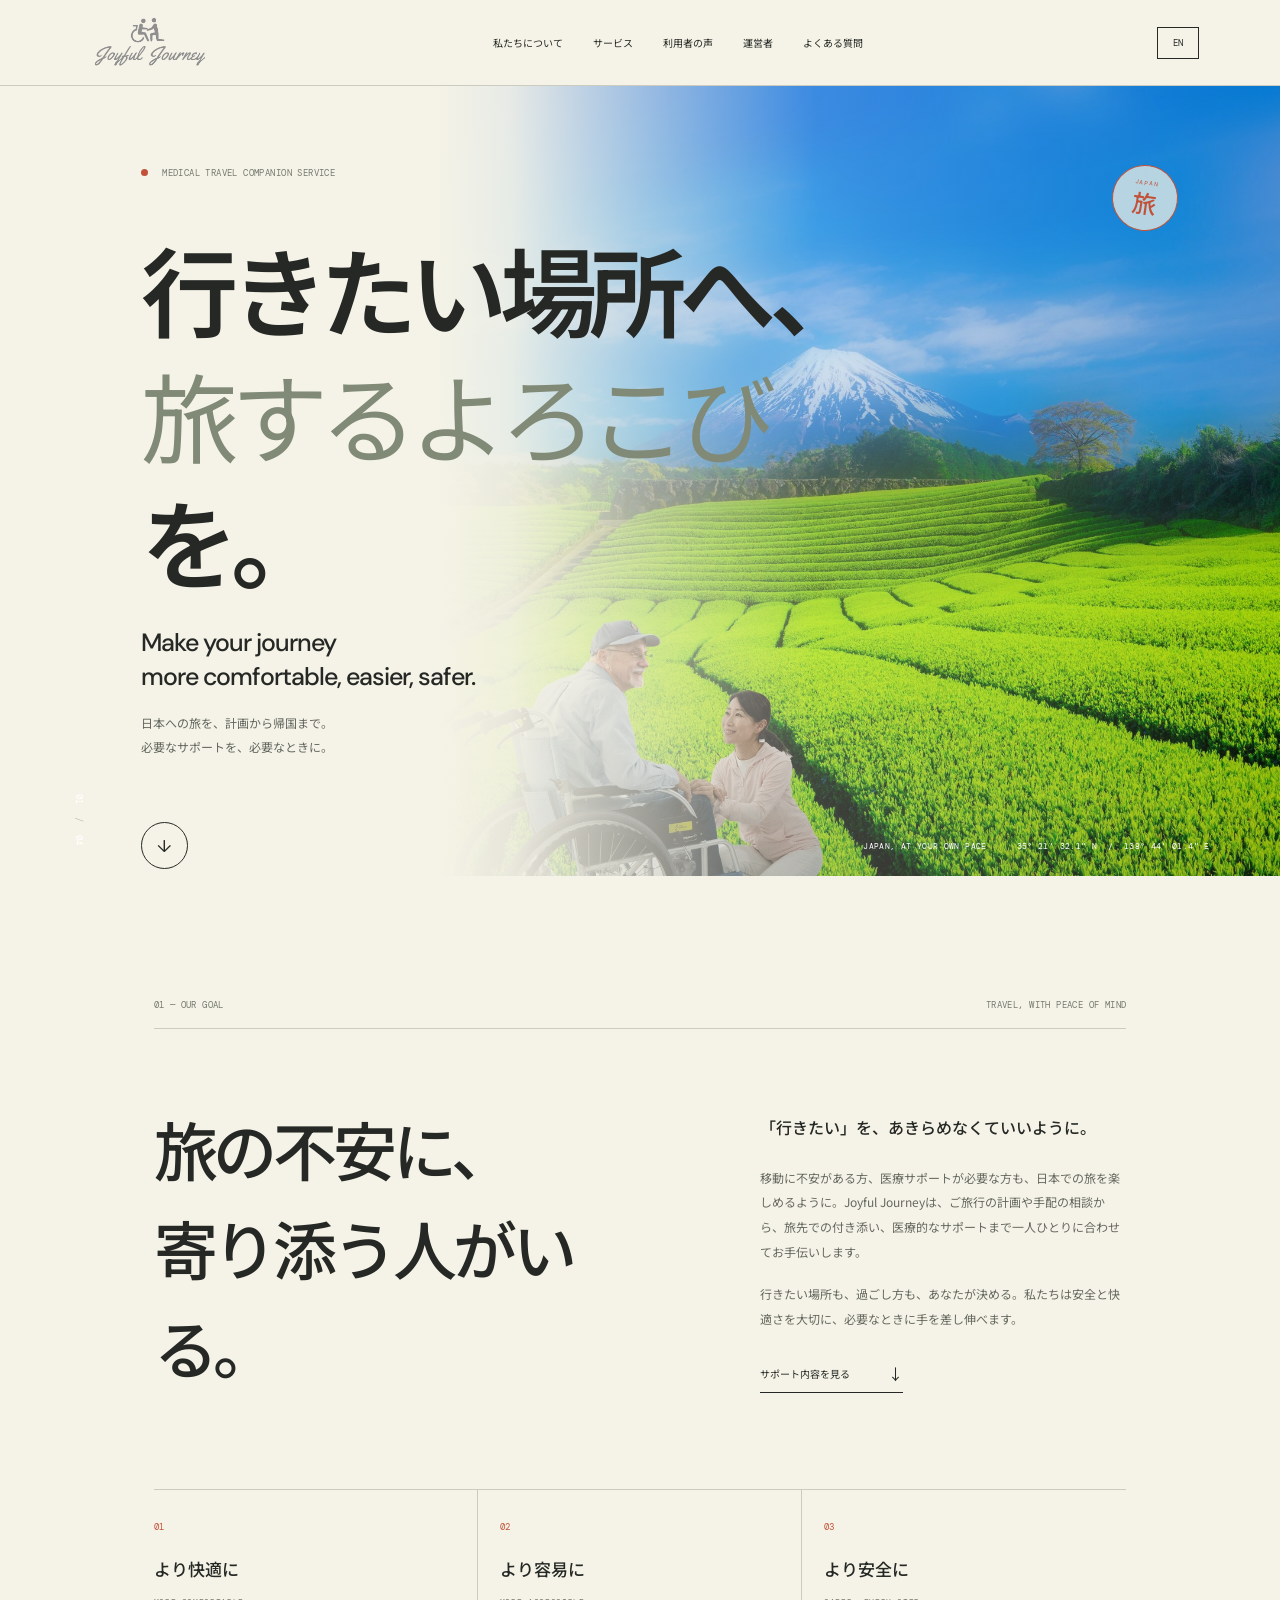
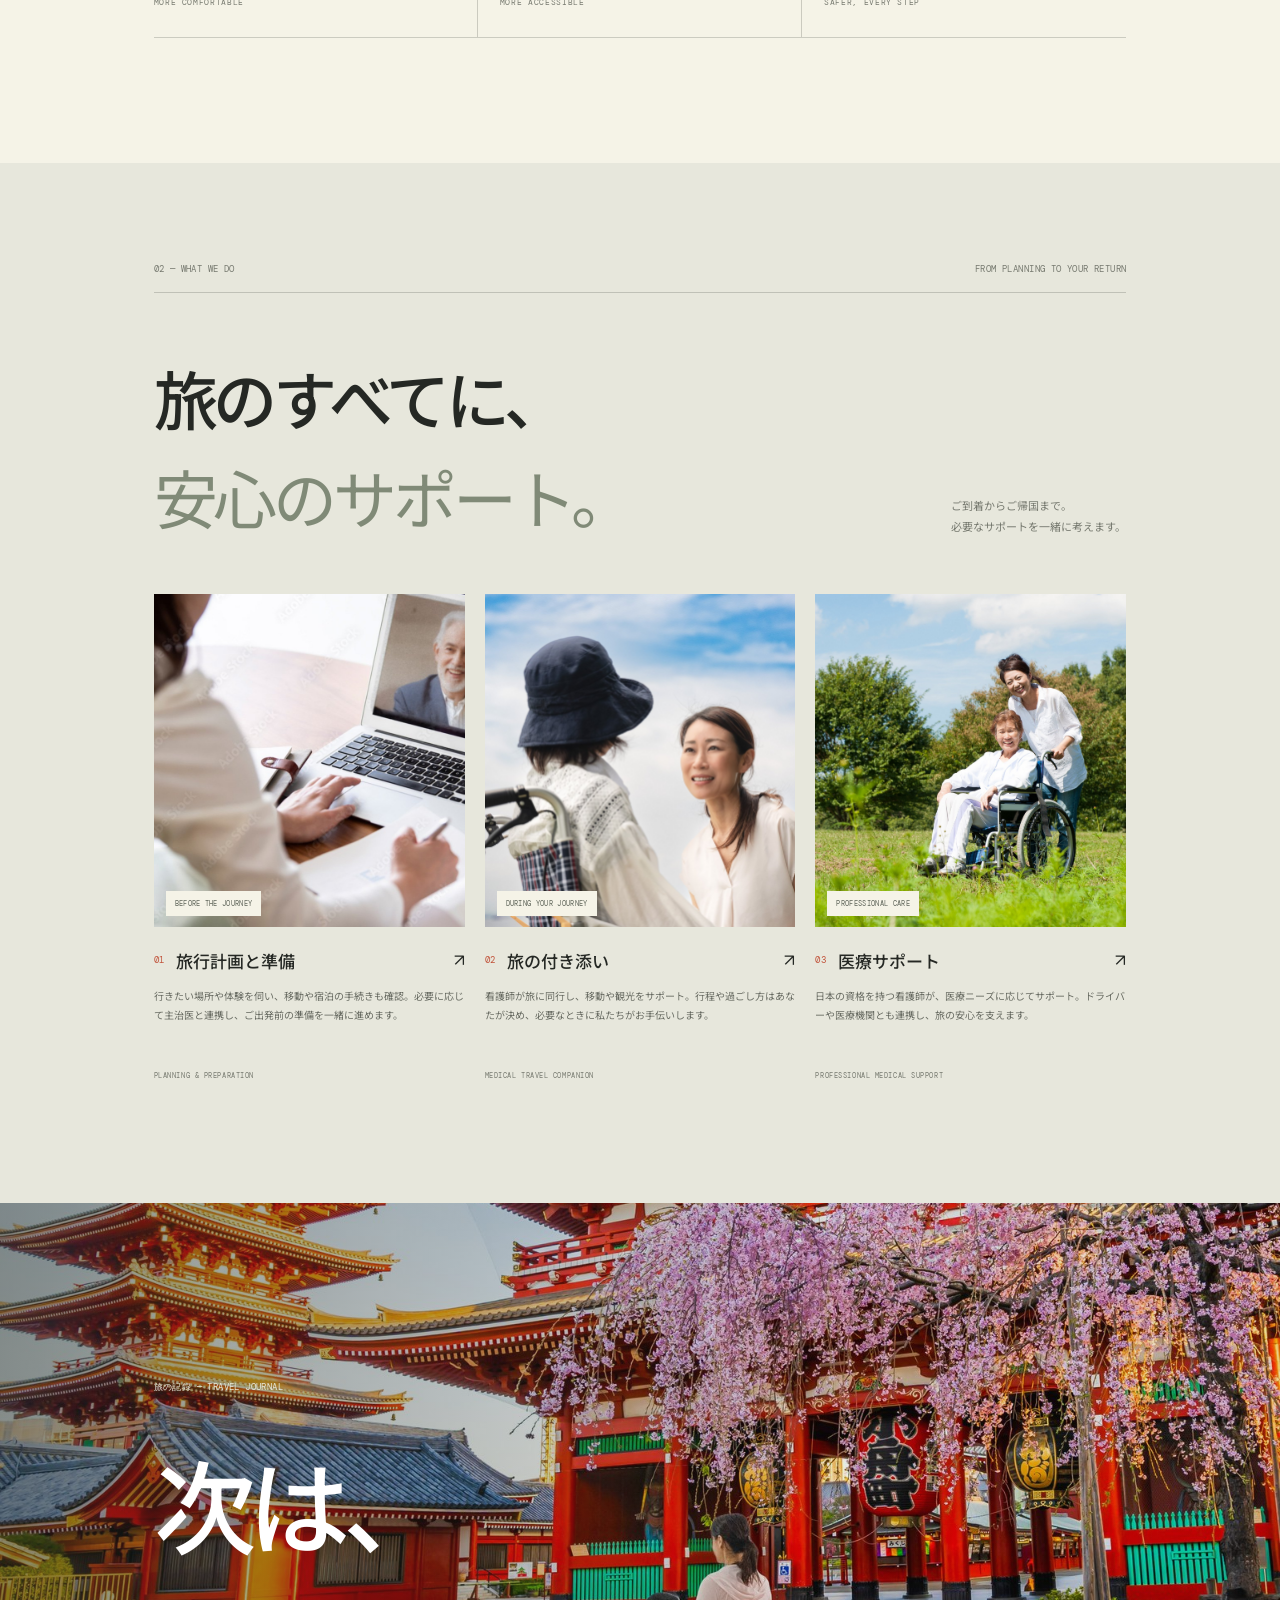
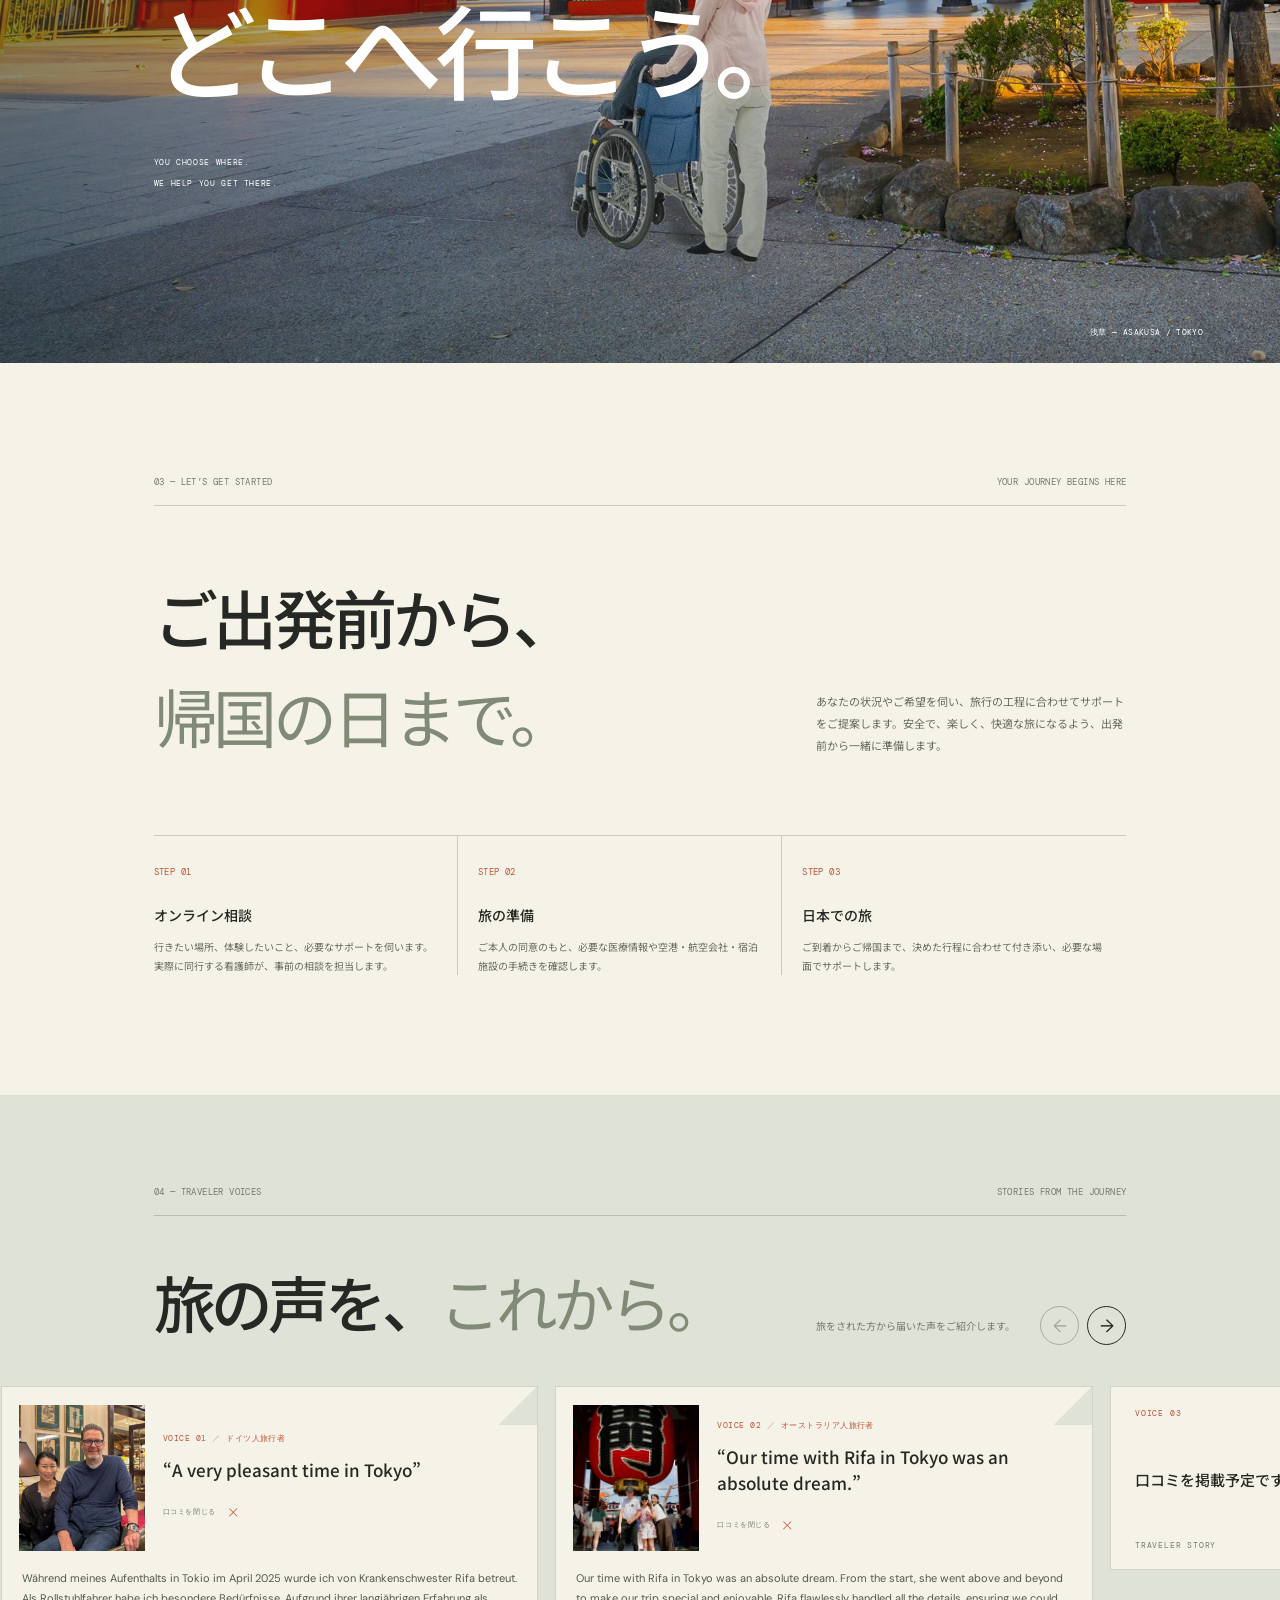
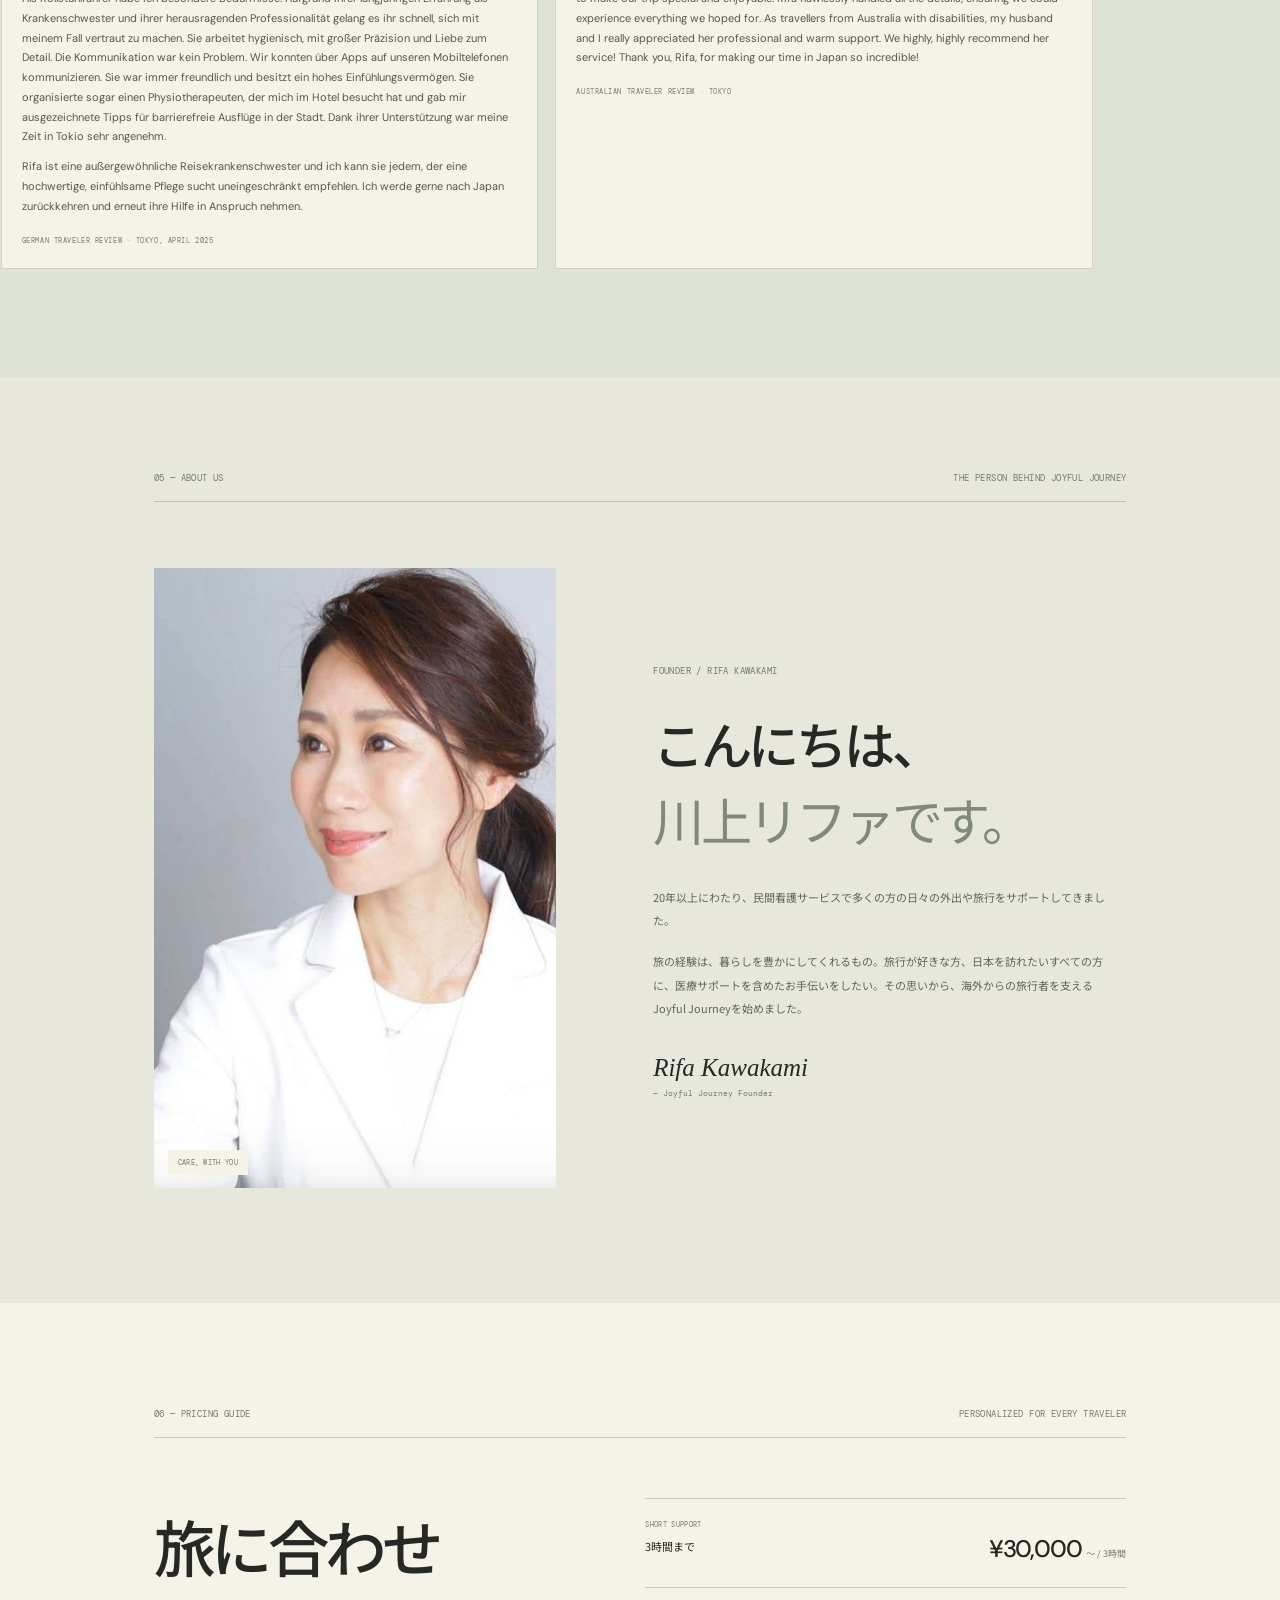
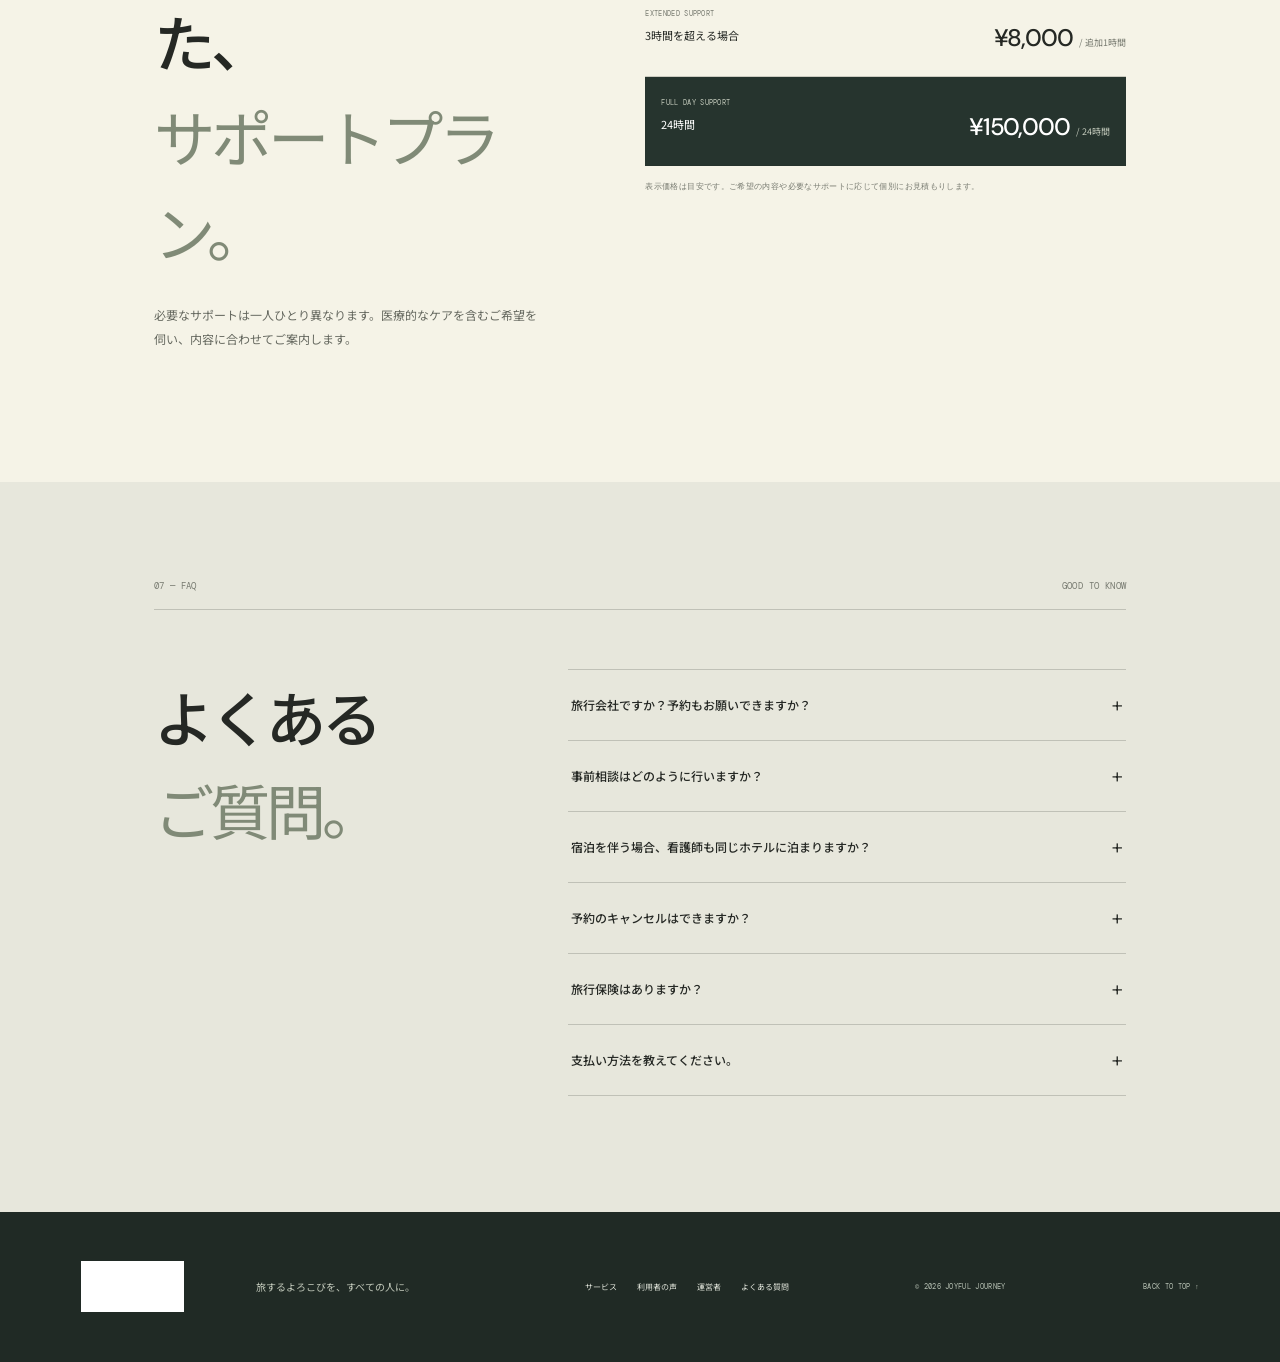
<file: ja/index.html>
<!doctype html>
<html lang="ja">
<head>
  <meta charset="utf-8">
  <meta name="viewport" content="width=device-width, initial-scale=1">
  <meta name="theme-color" content="#f3f1e9">
  <meta name="description" content="Joyful Journeyは、日本への旅を計画段階から支えるメディカル・トラベル・コンパニオンサービスです。看護師による医療サポートと、旅のあらゆる場面のアシスタンスを提供します。">
  <title>Joyful Journey — 旅するよろこびを、すべての人に。</title>
  <link rel="preconnect" href="https://fonts.googleapis.com">
  <link rel="preconnect" href="https://fonts.gstatic.com" crossorigin>
  <link href="https://fonts.googleapis.com/css2?family=DM+Mono:wght@400;500&family=DM+Sans:wght@400;500;600;700&family=Noto+Sans+JP:wght@400;500;600;700&display=swap" rel="stylesheet">
  <link rel="stylesheet" href="../style.css">
  <script src="../script.js" defer></script>
</head>
<body>
  <a class="skip-link" href="#main">本文へスキップ</a>
  <header class="site-header">
    <a class="brand" href="#top" aria-label="Joyful Journey トップへ">
      <img src="../assets/joyful-journey-logo.jpg" alt="Joyful Journey">
    </a>
    <nav id="site-nav" class="site-nav" aria-label="メインナビゲーション">
      <a href="#journey">私たちについて</a><a href="#services">サービス</a><a href="#voices">利用者の声</a><a href="#about">運営者</a><a href="#faq">よくある質問</a>
    </nav>
    <div class="header-actions">
      <a class="lang-switch" href="../en/index.html" lang="en" aria-label="View this page in English">EN</a>
      <button class="menu-toggle" type="button" aria-expanded="false" aria-controls="site-nav"><span></span><span></span><b>MENU</b></button>
    </div>
  </header>

  <main id="main">
    <section class="hero" id="top" aria-labelledby="hero-title">
      <div class="hero-image" role="img" aria-label="富士山を望む茶畑を車いすで旅する人たち">
        <div class="hero-image-shade"></div>
        <div class="hero-image-caption"><span>JAPAN, AT YOUR OWN PACE</span><span>35° 21' 32.1" N&nbsp; / &nbsp;138° 44' 01.4" E</span></div>
      </div>
      <div class="hero-content">
        <p class="eyebrow"><span class="eyebrow-dot"></span> MEDICAL TRAVEL COMPANION SERVICE</p>
        <h1 id="hero-title">行きたい場所へ、<br><em>旅するよろこび</em>を。</h1>
        <p class="hero-en">Make your journey<br>more comfortable, easier, safer.</p>
        <p class="hero-intro">日本への旅を、計画から帰国まで。<br>必要なサポートを、必要なときに。</p>
        <a href="#journey" class="circle-link" aria-label="Joyful Journeyについて"><span>↓</span></a>
      </div>
      <div class="hero-seal" aria-hidden="true"><span>JAPAN</span><b>旅</b></div>
      <span class="hero-index">01 <i>/</i> 04</span>
    </section>

    <section class="intro section-wrap" id="journey">
      <div class="section-kicker"><span>01 — OUR GOAL</span><span>TRAVEL, WITH PEACE OF MIND</span></div>
      <div class="intro-layout">
        <h2>旅の不安に、<br>寄り添う人がいる。</h2>
        <div class="intro-copy">
          <p class="lead">「行きたい」を、あきらめなくていいように。</p>
          <p>移動に不安がある方、医療サポートが必要な方も、日本での旅を楽しめるように。Joyful Journeyは、ご旅行の計画や手配の相談から、旅先での付き添い、医療的なサポートまで一人ひとりに合わせてお手伝いします。</p>
          <p>行きたい場所も、過ごし方も、あなたが決める。私たちは安全と快適さを大切に、必要なときに手を差し伸べます。</p>
          <a class="under-link" href="#services">サポート内容を見る <span>↓</span></a>
        </div>
      </div>
      <div class="promise-row">
        <div><span>01</span><p>より快適に</p><small>MORE COMFORTABLE</small></div>
        <div><span>02</span><p>より容易に</p><small>MORE ACCESSIBLE</small></div>
        <div><span>03</span><p>より安全に</p><small>SAFER, EVERY STEP</small></div>
      </div>
    </section>

    <section class="services section-wrap" id="services">
      <div class="section-kicker"><span>02 — WHAT WE DO</span><span>FROM PLANNING TO YOUR RETURN</span></div>
      <div class="section-title-row"><h2>旅のすべてに、<br><em>安心のサポート。</em></h2><p>ご到着からご帰国まで。<br>必要なサポートを一緒に考えます。</p></div>
      <div class="service-grid">
        <article class="service-card service-planning reveal">
          <div class="service-photo"><img src="../assets/consultation.jpg" alt="オンラインで旅の相談をする様子" loading="lazy"><span class="photo-label">BEFORE THE JOURNEY</span></div>
          <div class="service-heading"><span>01</span><h3>旅行計画と準備</h3><b>↗</b></div>
          <p>行きたい場所や体験を伺い、移動や宿泊の手続きも確認。必要に応じて主治医と連携し、ご出発前の準備を一緒に進めます。</p>
          <small>PLANNING &amp; PREPARATION</small>
        </article>
        <article class="service-card service-companion reveal">
          <div class="service-photo"><img src="../assets/nurse-companion.jpg" alt="車いすの旅人に付き添う看護師" loading="lazy"><span class="photo-label">DURING YOUR JOURNEY</span></div>
          <div class="service-heading"><span>02</span><h3>旅の付き添い</h3><b>↗</b></div>
          <p>看護師が旅に同行し、移動や観光をサポート。行程や過ごし方はあなたが決め、必要なときに私たちがお手伝いします。</p>
          <small>MEDICAL TRAVEL COMPANION</small>
        </article>
        <article class="service-card service-medical reveal">
          <div class="service-photo"><img src="../assets/AdobeStock_92051642%20SQ.jpg" alt="車いすで旅を楽しむ旅行者と付き添う人" loading="lazy"><span class="photo-label">PROFESSIONAL CARE</span></div>
          <div class="service-heading"><span>03</span><h3>医療サポート</h3><b>↗</b></div>
          <p>日本の資格を持つ看護師が、医療ニーズに応じてサポート。ドライバーや医療機関とも連携し、旅の安心を支えます。</p>
          <small>PROFESSIONAL MEDICAL SUPPORT</small>
        </article>
      </div>
    </section>

    <section class="destination" aria-label="旅先の風景">
      <div class="destination-photo"><img src="../assets/tokyo-temple.jpg" alt="浅草の寺院を訪れる旅人" loading="lazy"></div>
      <div class="destination-copy"><span class="eyebrow">旅の記録 — TRAVEL JOURNAL</span><p>次は、<br>どこへ行こう。</p><span class="destination-en">YOU CHOOSE WHERE.<br>WE HELP YOU GET THERE.</span></div>
      <span class="destination-number">浅草 — ASAKUSA / TOKYO</span>
    </section>

    <section class="process section-wrap">
      <div class="section-kicker"><span>03 — LET’S GET STARTED</span><span>YOUR JOURNEY BEGINS HERE</span></div>
      <div class="process-layout"><h2>ご出発前から、<br><em>帰国の日まで。</em></h2><p>あなたの状況やご希望を伺い、旅行の工程に合わせてサポートをご提案します。安全で、楽しく、快適な旅になるよう、出発前から一緒に準備します。</p></div>
      <div class="process-steps">
        <article><span>STEP 01</span><h3>オンライン相談</h3><p>行きたい場所、体験したいこと、必要なサポートを伺います。実際に同行する看護師が、事前の相談を担当します。</p></article>
        <article><span>STEP 02</span><h3>旅の準備</h3><p>ご本人の同意のもと、必要な医療情報や空港・航空会社・宿泊施設の手続きを確認します。</p></article>
        <article><span>STEP 03</span><h3>日本での旅</h3><p>ご到着からご帰国まで、決めた行程に合わせて付き添い、必要な場面でサポートします。</p></article>
      </div>
    </section>

    <section class="voices" id="voices" aria-labelledby="voices-title">
      <div class="voices-heading section-wrap">
        <div class="section-kicker"><span>04 — TRAVELER VOICES</span><span>STORIES FROM THE JOURNEY</span></div>
        <div class="voices-title-row"><h2 id="voices-title">旅の声を、<em>これから。</em></h2><div class="voices-tools"><p>旅をされた方から届いた声をご紹介します。</p><div class="voice-controls"><button class="voice-arrow" type="button" data-voice-prev aria-label="前の口コミを見る" disabled>←</button><button class="voice-arrow" type="button" data-voice-next aria-label="次の口コミを見る">→</button></div></div></div>
      </div>
      <div class="voice-viewport" id="voice-viewport" tabindex="0" aria-label="利用者の声。横にスクロールできます">
        <div class="voice-track">
          <div class="voice-group">
            <article class="voice-card voice-card-featured is-open">
              <button class="voice-card-summary" type="button" aria-expanded="true" aria-controls="voice-review-german" data-open-label="口コミを読む" data-close-label="口コミを閉じる">
                <div class="voice-photo"><img src="../assets/IMG_3834%20MT.JPEG" alt="川上リファとドイツ人旅行者" loading="lazy"></div>
                <div class="voice-review-intro">
                  <span class="voice-origin">VOICE 01 <i>／</i> ドイツ人旅行者</span>
                  <h3>“A very pleasant time in Tokyo”</h3>
                  <span class="voice-open-prompt"><span class="voice-open-label">口コミを閉じる</span><b>＋</b></span>
                </div>
              </button>
              <div class="voice-review-body" id="voice-review-german">
                <blockquote lang="de">
                  <p>Während meines Aufenthalts in Tokio im April 2025 wurde ich von Krankenschwester Rifa betreut. Als Rollstuhlfahrer habe ich besondere Bedürfnisse. Aufgrund ihrer langjährigen Erfahrung als Krankenschwester und ihrer herausragenden Professionalität gelang es ihr schnell, sich mit meinem Fall vertraut zu machen. Sie arbeitet hygienisch, mit großer Präzision und Liebe zum Detail. Die Kommunikation war kein Problem. Wir konnten über Apps auf unseren Mobiltelefonen kommunizieren. Sie war immer freundlich und besitzt ein hohes Einfühlungsvermögen. Sie organisierte sogar einen Physiotherapeuten, der mich im Hotel besucht hat und gab mir ausgezeichnete Tipps für barrierefreie Ausflüge in der Stadt. Dank ihrer Unterstützung war meine Zeit in Tokio sehr angenehm.</p>
                  <p>Rifa ist eine außergewöhnliche Reisekrankenschwester und ich kann sie jedem, der eine hochwertige, einfühlsame Pflege sucht uneingeschränkt empfehlen. Ich werde gerne nach Japan zurückkehren und erneut ihre Hilfe in Anspruch nehmen.</p>
                </blockquote>
                <small>GERMAN TRAVELER REVIEW <i>·</i> TOKYO, APRIL 2025</small>
              </div>
            </article>
            <article class="voice-card voice-card-featured is-open">
              <button class="voice-card-summary" type="button" aria-expanded="true" aria-controls="voice-review-australia" data-open-label="口コミを読む" data-close-label="口コミを閉じる">
                <div class="voice-photo"><img src="../assets/IMG_3819.JPEG" alt="川上リファとオーストラリアからの旅行者" loading="lazy"></div>
                <div class="voice-review-intro">
                  <span class="voice-origin">VOICE 02 <i>／</i> オーストラリア人旅行者</span>
                  <h3>“Our time with Rifa in Tokyo was an absolute dream.”</h3>
                  <span class="voice-open-prompt"><span class="voice-open-label">口コミを閉じる</span><b>＋</b></span>
                </div>
              </button>
              <div class="voice-review-body" id="voice-review-australia">
                <blockquote lang="en">
                  <p>Our time with Rifa in Tokyo was an absolute dream. From the start, she went above and beyond to make our trip special and enjoyable. Rifa flawlessly handled all the details, ensuring we could experience everything we hoped for. As travellers from Australia with disabilities, my husband and I really appreciated her professional and warm support. We highly, highly recommend her service! Thank you, Rifa, for making our time in Japan so incredible!</p>
                </blockquote>
                <small>AUSTRALIAN TRAVELER REVIEW <i>·</i> TOKYO</small>
              </div>
            </article>
            <article class="voice-card"><span>VOICE 03</span><p>口コミを掲載予定です</p><small>TRAVELER STORY</small></article>
          </div>
        </div>
      </div>
    </section>

    <section class="about section-wrap" id="about">
      <div class="section-kicker"><span>05 — ABOUT US</span><span>THE PERSON BEHIND JOYFUL JOURNEY</span></div>
      <div class="about-layout">
        <div class="about-photo"><img src="../assets/IMG_3496.JPG" alt="川上リファのプロフィール写真" loading="lazy"><span>CARE, WITH YOU</span></div>
        <div class="about-copy"><span class="eyebrow">FOUNDER / RIFA KAWAKAMI</span><h2>こんにちは、<br><em>川上リファです。</em></h2><p>20年以上にわたり、民間看護サービスで多くの方の日々の外出や旅行をサポートしてきました。</p><p>旅の経験は、暮らしを豊かにしてくれるもの。旅行が好きな方、日本を訪れたいすべての方に、医療サポートを含めたお手伝いをしたい。その思いから、海外からの旅行者を支えるJoyful Journeyを始めました。</p><p class="about-signature">Rifa Kawakami<span>— Joyful Journey Founder</span></p></div>
      </div>
    </section>

    <section class="pricing section-wrap" id="pricing">
      <div class="section-kicker"><span>06 — PRICING GUIDE</span><span>PERSONALIZED FOR EVERY TRAVELER</span></div>
      <div class="pricing-layout"><div><h2>旅に合わせた、<br><em>サポートプラン。</em></h2><p>必要なサポートは一人ひとり異なります。医療的なケアを含むご希望を伺い、内容に合わせてご案内します。</p></div>
        <div class="price-options"><article><span>SHORT SUPPORT</span><p>3時間まで</p><strong>¥30,000<small>〜 / 3時間</small></strong></article><article><span>EXTENDED SUPPORT</span><p>3時間を超える場合</p><strong>¥8,000<small> / 追加1時間</small></strong></article><article class="price-day"><span>FULL DAY SUPPORT</span><p>24時間</p><strong>¥150,000<small> / 24時間</small></strong></article><small class="price-note">表示価格は目安です。ご希望の内容や必要なサポートに応じて個別にお見積もりします。</small></div>
      </div>
    </section>

    <section class="faq section-wrap" id="faq">
      <div class="section-kicker"><span>07 — FAQ</span><span>GOOD TO KNOW</span></div>
      <div class="faq-layout"><h2>よくある<br><em>ご質問。</em></h2><div class="faq-list">
        <details><summary>旅行会社ですか？予約もお願いできますか？<span>+</span></summary><p>私たちは旅行会社ではありません。ご希望に応じて、信頼できる旅行会社と連携したり、移動に必要な車両やプライベートツアーの手配をお手伝いしたりできます。</p></details>
        <details><summary>事前相談はどのように行いますか？<span>+</span></summary><p>主にオンラインミーティングでご相談します。実際の旅に同行する看護師が、医療面を含めた必要なサポートを事前に伺います。</p></details>
        <details><summary>宿泊を伴う場合、看護師も同じホテルに泊まりますか？<span>+</span></summary><p>宿泊を伴うサポートでは、看護師用の別室をご用意いただきます。24時間のサポートをご希望の場合は、できる限り近いお部屋を手配できるよう調整します。</p></details>
        <details><summary>予約のキャンセルはできますか？<span>+</span></summary><p>Joyful Journeyへのご予約はいつでもキャンセルできます。ツアー、交通機関、ホテルなど、各事業者への予約にはそれぞれのキャンセルポリシーが適用されます。</p></details>
        <details><summary>旅行保険はありますか？<span>+</span></summary><p>当社では旅行保険を販売していません。旅行の中断や病気・けがに備え、包括的な海外旅行保険への加入をおすすめしています。ご希望があれば、日本の保険会社をご紹介します。</p></details>
        <details><summary>支払い方法を教えてください。<span>+</span></summary><p>VISA、Mastercardなどの主要なクレジットカードをご利用いただけます。</p></details>
      </div></div>
    </section>

  </main>
  <footer class="site-footer">
    <a class="footer-brand" href="#top"><img src="../assets/joyful-journey-logo.jpg" alt="Joyful Journey"></a>
    <p>旅するよろこびを、すべての人に。</p>
    <nav aria-label="フッターナビゲーション"><a href="#services">サービス</a><a href="#voices">利用者の声</a><a href="#about">運営者</a><a href="#faq">よくある質問</a></nav>
    <span>© 2026 JOYFUL JOURNEY</span><a href="#top" class="back-top">BACK TO TOP ↑</a>
  </footer>
</body>
</html>
</file>
<file: style.css>
:root{--paper:#f5f3e7;--ink:#252824;--muted:#777a70;--line:rgba(37,40,36,.2);--green:#a9b29c;--deep:#26342e;--orange:#c15239;--mono:"DM Mono",monospace;--sans:"DM Sans","Noto Sans JP",sans-serif;--jp:"Noto Sans JP",sans-serif}*{box-sizing:border-box}html{scroll-behavior:smooth;scroll-padding-top:82px}body{margin:0;background:var(--paper);color:var(--ink);font-family:var(--sans);-webkit-font-smoothing:antialiased}img{display:block;width:100%;height:100%;object-fit:cover}.skip-link{position:absolute;top:-60px;left:15px;background:white;color:var(--ink);padding:12px;z-index:20}.skip-link:focus{top:15px}.site-header{height:86px;padding:0 6.3vw;display:flex;align-items:center;justify-content:space-between;border-bottom:1px solid var(--line);position:sticky;top:0;background:#f5f3e7;z-index:10}.brand{width:132px;height:64px;display:block;}.brand img{object-fit:contain}.site-nav{display:flex;align-items:center;gap:30px}.site-nav a,.site-footer nav a{font:10px var(--jp);color:var(--ink);text-decoration:none;transition:color .2s}.site-nav a:hover,.site-footer nav a:hover{color:var(--orange)}.menu-toggle{display:none}.hero{min-height:690px;height:min(790px,calc(100svh - 86px));position:relative;display:flex;align-items:center;padding:5vw 11vw;isolation:isolate}.hero-image{position:absolute;inset:0 0 0 34%;z-index:-2;background:url("assets/fuji-journey.jpg") center 55%/cover no-repeat}.hero-image img{object-position:center 55%}.hero-image-shade{position:absolute;inset:0;background:linear-gradient(90deg,var(--paper) 0%,rgba(245,243,231,.94) 9%,rgba(245,243,231,.24) 45%,rgba(19,30,25,.12) 100%),linear-gradient(0deg,rgba(24,30,25,.18),transparent 32%)}.hero-content{position:relative;z-index:1;max-width:780px;padding-bottom:45px}.eyebrow,.section-kicker,.hero-image-caption,.hero-index,.photo-label,.service-card>small,.service-heading>span,.process-steps article>span,.about-photo>span,.price-options article>span,.destination-en,.destination-number,.price-note,.site-footer>span,.back-top{font:9px var(--mono);letter-spacing:.045em}.eyebrow{color:var(--muted)}.eyebrow-dot{display:inline-block;width:7px;height:7px;border-radius:100%;background:var(--orange);margin-right:9px}.hero h1{font:600 clamp(52px,7.6vw,108px)/1.3 var(--jp);letter-spacing:-.075em;margin:46px 0 0}.hero h1 em,.section-title-row h2 em,.process-layout h2 em,.about-copy h2 em,.pricing h2 em,.faq h2 em{font-style:normal;font-weight:400;color:#808a77}.hero-en{font:500 clamp(17px,2.2vw,25px)/1.35 var(--sans);letter-spacing:-.04em;margin:22px 0 18px}.hero-intro{font:12px/2 var(--jp);color:#62665e;margin:0}.circle-link{position:absolute;left:0;bottom:-65px;width:47px;height:47px;border:1px solid var(--ink);border-radius:50%;display:grid;place-items:center;color:var(--ink);text-decoration:none;font-size:17px;transition:background .25s,color .25s,transform .25s}.circle-link:hover{background:var(--ink);color:var(--paper);transform:translateY(4px)}.hero-image-caption{position:absolute;right:5.5vw;bottom:25px;color:white;display:flex;gap:30px;font-size:8px}.hero-seal{position:absolute;z-index:1;top:10%;right:8vw;width:66px;height:66px;border:1px solid var(--orange);border-radius:50%;background:rgba(245,243,231,.72);color:var(--orange);display:flex;flex-direction:column;align-items:center;justify-content:center;transform:rotate(8deg)}.hero-seal span{font:6px var(--mono);letter-spacing:.16em}.hero-seal b{font:24px/1.1 var(--jp);font-weight:500;margin-top:3px}.hero-index{position:absolute;left:5.7vw;bottom:30px;color:white;writing-mode:vertical-rl}.hero-index i{font-style:normal;color:#bfc5b7;margin:7px 0}.section-wrap{padding-left:12vw;padding-right:12vw}.intro{padding-top:123px;padding-bottom:125px}.section-kicker{display:flex;justify-content:space-between;padding-bottom:17px;border-bottom:1px solid var(--line);color:var(--muted)}.intro-layout{display:grid;grid-template-columns:1fr .75fr;gap:12%;padding-top:70px}.intro h2,.section-title-row h2,.process-layout h2,.pricing h2,.faq h2{font:500 clamp(37px,5vw,67px)/1.55 var(--jp);letter-spacing:-.065em;margin:0}.intro-copy{padding-top:12px}.intro-copy p,.pricing-layout>div>p{font:12px/2.05 var(--jp);color:#666960;margin:0 0 18px}.intro-copy .lead{font-size:16px;font-weight:500;color:var(--ink);margin-bottom:22px}.under-link{display:inline-flex;gap:38px;align-items:center;margin-top:14px;padding-bottom:8px;border-bottom:1px solid var(--ink);font:10px var(--jp);color:var(--ink);text-decoration:none}.under-link span{font-size:15px;transition:transform .2s}.under-link:hover span{transform:translate(3px,-3px)}.promise-row{margin-top:92px;display:grid;grid-template-columns:repeat(3,1fr);border-top:1px solid var(--line);border-bottom:1px solid var(--line)}.promise-row>div{padding:24px 22px 27px;border-right:1px solid var(--line);position:relative}.promise-row>div:first-child{padding-left:0}.promise-row>div:last-child{border:0}.promise-row span{font:9px var(--mono);color:var(--orange)}.promise-row p{font:500 17px var(--jp);margin:21px 0 8px}.promise-row small{font:8px var(--mono);letter-spacing:.08em;color:var(--muted)}.services{background:#e7e7dc;padding-top:100px;padding-bottom:120px}.section-title-row{display:flex;justify-content:space-between;align-items:flex-end;padding:55px 0 48px}.section-title-row>p{font:11px/1.9 var(--jp);color:var(--muted);margin:0 0 9px}.service-grid{display:grid;grid-template-columns:repeat(3,minmax(0,1fr));gap:20px}.service-card{min-width:0}.service-photo{height:clamp(210px,26vw,350px);position:relative;overflow:hidden;background:#d8d8ce}.service-photo img{transition:transform .7s cubic-bezier(.2,.7,.2,1)}.service-card:hover .service-photo img{transform:scale(1.035)}.service-planning .service-photo img{object-position:45% center}.service-companion .service-photo img{object-position:54% center}.service-medical .service-photo img{object-position:center 30%}.photo-label{position:absolute;left:12px;bottom:11px;padding:8px 9px;background:var(--paper);color:#5f655a;font-size:7px}.service-heading{display:flex;align-items:center;margin-top:21px;gap:12px}.service-heading>span{color:var(--orange)}.service-heading h3{font:500 17px var(--jp);margin:0;flex:1}.service-heading b{font-size:17px;font-weight:400}.service-card>p{font:10px/1.9 var(--jp);color:#686b62;min-height:58px;margin:13px 0 18px}.service-card>small{color:var(--muted);font-size:7px;letter-spacing:.08em}.destination{height:clamp(440px,60vw,760px);position:relative;overflow:hidden;background:#87917d}.destination-photo{position:absolute;inset:0}.destination-photo:after{content:"";position:absolute;inset:0;background:linear-gradient(90deg,rgba(25,37,32,.52),rgba(25,37,32,.08) 66%),linear-gradient(0deg,rgba(25,37,32,.28),transparent 35%)}.destination-photo img{object-position:center 92%}.destination-copy{position:absolute;left:12vw;top:50%;transform:translateY(-50%);color:white}.destination-copy .eyebrow{color:#e6e8db}.destination-copy>p{font:500 clamp(48px,8vw,108px)/1.42 var(--jp);letter-spacing:-.07em;margin:35px 0 28px}.destination-en{line-height:1.9;font-size:8px;letter-spacing:.08em}.destination-number{position:absolute;right:6vw;bottom:25px;color:white;font-size:8px}.process{padding-top:113px;padding-bottom:120px}.process-layout{display:grid;grid-template-columns:1fr .55fr;gap:10%;align-items:end;padding:61px 0 70px}.process-layout>p{font:11px/2 var(--jp);color:#676a60;margin:0 0 9px}.process-steps{display:grid;grid-template-columns:repeat(3,1fr);border-top:1px solid var(--line)}.process-steps article{padding:23px 22px 0 0;margin-right:20px;border-right:1px solid var(--line)}.process-steps article:last-child{border:0;margin:0}.process-steps article>span{color:var(--orange)}.process-steps h3{font:500 14px var(--jp);margin:25px 0 12px}.process-steps p{font:10px/1.9 var(--jp);color:#696b62;margin:0}.about{padding-top:95px;padding-bottom:115px;background:#e7e7dc}.about-layout{padding-top:66px;display:grid;grid-template-columns:.85fr 1fr;gap:10%;align-items:center}.about-photo{height:clamp(370px,49vw,620px);position:relative;overflow:hidden;background:#bdc0b3}.about-photo img{object-position:47% center}.about-photo>span{position:absolute;bottom:13px;left:14px;background:var(--paper);padding:8px 10px;color:var(--muted);font-size:7px}.about-copy{max-width:470px}.about-copy h2{font:500 clamp(35px,4vw,56px)/1.5 var(--jp);letter-spacing:-.065em;margin:26px 0 28px}.about-copy>p:not(.about-signature){font:11px/2.1 var(--jp);color:#62665e;margin:0 0 18px}.about-signature{font:italic 25px Georgia,serif;margin:34px 0 0}.about-signature span{display:block;font:8px var(--mono);font-style:normal;color:var(--muted);margin-top:6px}.pricing{padding-top:105px;padding-bottom:112px}.pricing-layout{display:grid;grid-template-columns:.8fr 1fr;gap:11%;padding-top:60px;align-items:start}.pricing h2{font-size:clamp(38px,4.8vw,62px)}.pricing-layout>div>p{margin-top:24px;max-width:390px}.price-options{border-top:1px solid var(--line)}.price-options article{padding:21px 0 23px;display:grid;grid-template-columns:1fr 1fr;gap:4px 20px;border-bottom:1px solid var(--line)}.price-options article>span{grid-column:1/-1;color:var(--muted);font-size:7px}.price-options article>p{font:11px var(--jp);margin:5px 0 0}.price-options article>strong{justify-self:end;font:500 24px var(--sans);letter-spacing:-.05em}.price-options article>strong small{font:9px var(--jp);letter-spacing:0;color:var(--muted);margin-left:5px}.price-day{color:white;background:var(--deep);padding-left:16px!important;padding-right:16px!important}.price-day>span,.price-day>strong small{color:#c2c9bb!important}.price-day>p{color:white}.price-note{display:block;color:var(--muted);font-size:8px;line-height:1.8;padding-top:13px}.faq{padding-top:98px;padding-bottom:116px;background:#e7e7dc}.faq-layout{display:grid;grid-template-columns:.55fr 1fr;gap:11%;padding-top:59px}.faq h2{font-size:clamp(39px,4.7vw,62px)}.faq-list{border-top:1px solid var(--line)}.faq-list details{border-bottom:1px solid var(--line)}.faq-list summary{cursor:pointer;list-style:none;padding:21px 3px;display:flex;align-items:center;justify-content:space-between;gap:16px;font:500 12px/1.7 var(--jp)}.faq-list summary::-webkit-details-marker{display:none}.faq-list summary span{font:21px var(--sans);font-weight:300;transition:transform .2s}.faq-list details[open] summary span{transform:rotate(45deg)}.faq-list details>p{font:10px/2 var(--jp);color:#676a62;margin:0;padding:0 35px 21px 3px}.mail-icon{width:35px;height:35px;display:grid;place-items:center;border:1px solid #738276;border-radius:50%;font:8px var(--mono);color:#d0d9ca}.site-footer{min-height:150px;padding:25px 6.3vw;display:grid;grid-template-columns:150px 1fr 2fr 1fr auto;gap:25px;align-items:center;background:#202a25;color:#dfe3d9}.footer-brand{width:103px;height:59px;display:block;mix-blend-mode:screen;filter:grayscale(1) brightness(2.5)}.footer-brand img{object-fit:contain}.site-footer>p{font:10px var(--jp);color:#c2c9bb}.site-footer nav{display:flex;gap:20px;justify-content:center}.site-footer nav a{color:#dfe3d9;font-size:8px}.site-footer>span,.back-top{font-size:7px;color:#b7c1b4}.back-top{text-decoration:none;justify-self:end}.reveal{opacity:0;transform:translateY(20px);transition:opacity .7s ease,transform .7s ease}.reveal.is-visible{opacity:1;transform:translateY(0)}
@media(min-width:1500px){.hero{padding-left:max(11vw,calc((100vw - 1400px)/2));}.hero-image{left:37%}}@media(max-width:800px){html{scroll-padding-top:70px}.site-header{height:70px;padding:0 6vw}.brand{width:105px;height:56px}.menu-toggle{display:flex;align-items:center;gap:8px;border:0;background:none;padding:12px 0;color:var(--ink);font:8px var(--mono)}.menu-toggle span{position:absolute;display:block;width:14px;height:1px;background:var(--ink);transition:transform .2s}.menu-toggle span:nth-child(2){transform:translateY(4px)}.menu-toggle b{font:inherit;margin-left:23px}.menu-toggle[aria-expanded=true] span:first-child{transform:rotate(45deg)}.menu-toggle[aria-expanded=true] span:nth-child(2){transform:rotate(-45deg)}.site-nav{position:absolute;top:69px;left:0;right:0;padding:0 6vw;display:flex;flex-direction:column;gap:0;max-height:0;overflow:hidden;visibility:hidden;background:var(--paper);transition:max-height .35s,padding .35s}.site-nav.is-open{max-height:370px;padding:12px 6vw 20px;border-bottom:1px solid var(--line);visibility:visible}.site-nav a{padding:14px 0;border-bottom:1px solid var(--line)}.hero-seal{display:flex;top:auto;bottom:80px;right:7vw;width:58px;height:58px}.hero-seal b{font-size:21px}.hero{height:auto;min-height:820px;padding:77px 7vw 80px;align-items:flex-start}.hero-image{inset:35% 0 0 12%}.hero-image-shade{background:linear-gradient(180deg,var(--paper),rgba(245,243,231,.55) 19%,rgba(20,30,25,.04) 55%,rgba(20,30,25,.35))}.hero-content{padding-bottom:0}.hero h1{font-size:clamp(44px,10vw,75px);margin-top:34px}.hero-en{font-size:18px;margin-top:14px}.hero-intro{font-size:10px}.circle-link{bottom:-68px}.hero-image-caption{right:5vw;bottom:18px;display:block;font-size:7px}.hero-image-caption span{display:block;margin-top:5px}.hero-index{left:3vw;bottom:21px;font-size:8px}.section-wrap{padding-left:7vw;padding-right:7vw}.intro{padding-top:78px;padding-bottom:80px}.section-kicker{font-size:7px}.intro-layout{grid-template-columns:1fr;gap:22px;padding-top:42px}.intro h2,.section-title-row h2,.process-layout h2{font-size:clamp(38px,9vw,58px)}.intro-copy{padding-top:0}.intro-copy p{font-size:10px}.intro-copy .lead{font-size:13px}.promise-row{margin-top:52px}.promise-row>div{padding:19px 9px 20px}.promise-row>div:first-child{padding-left:0}.promise-row p{font-size:12px;margin:16px 0 6px}.promise-row small{font-size:6px;letter-spacing:0}.services{padding-top:70px;padding-bottom:78px}.section-title-row{display:block;padding:41px 0 31px}.section-title-row>p{font-size:10px;margin-top:18px}.service-grid{grid-template-columns:1fr;gap:38px}.service-photo{height:110vw;max-height:500px}.service-heading{margin-top:15px}.service-heading h3{font-size:15px}.service-card>p{min-height:0;font-size:10px}.destination{height:570px}.destination-photo img{object-position:center 88%}.destination-copy{left:8vw}.destination-copy>p{font-size:clamp(49px,11vw,76px)}.process{padding-top:77px;padding-bottom:80px}.process-layout{grid-template-columns:1fr;gap:18px;padding:42px 0 45px}.process-layout>p{font-size:10px}.process-steps{grid-template-columns:1fr}.process-steps article{padding:18px 0 20px;border-right:0;border-bottom:1px solid var(--line);margin:0}.process-steps article:last-child{border-bottom:0}.process-steps h3{margin:15px 0 9px}.about{padding-top:73px;padding-bottom:80px}.about-layout{grid-template-columns:1fr;gap:34px;padding-top:38px}.about-photo{height:112vw;max-height:560px}.about-copy h2{font-size:42px;margin:19px 0}.about-copy>p:not(.about-signature){font-size:10px}.pricing{padding-top:77px;padding-bottom:78px}.pricing-layout{grid-template-columns:1fr;gap:42px;padding-top:42px}.pricing h2,.faq h2{font-size:43px}.pricing-layout>div>p{font-size:10px;margin-top:19px}.faq{padding-top:76px;padding-bottom:78px}.faq-layout{grid-template-columns:1fr;gap:28px;padding-top:39px}.faq-list summary{font-size:10px;padding:18px 2px}.faq-list details>p{font-size:9px;padding-right:16px}.site-footer{padding:27px 7vw;grid-template-columns:1fr 1fr;gap:21px}.footer-brand{width:94px}.site-footer>p{font-size:9px;justify-self:end;text-align:right}.site-footer nav{grid-column:1/-1;justify-content:flex-start;flex-wrap:wrap;gap:14px}.site-footer nav a{font-size:7px}.back-top{grid-column:2;grid-row:3}.site-footer>span{grid-column:1;grid-row:3}}@media(max-width:390px){.section-kicker{font-size:6px;letter-spacing:0}.promise-row p{font-size:11px}.promise-row small{font-size:5px}.hero{min-height:760px}.price-options article>strong{font-size:21px}}@media(prefers-reduced-motion:reduce){html{scroll-behavior:auto}*,*:before,*:after{transition-duration:.01ms!important;animation-duration:.01ms!important}.reveal{opacity:1;transform:none}}

.header-actions{display:flex;align-items:center;gap:12px;margin-left:14px}.header-actions>.lang-switch{display:inline-flex;align-items:center;justify-content:center;min-width:42px;padding:9px 10px;border:1px solid var(--ink);font:9px var(--mono);letter-spacing:.08em;text-decoration:none;color:var(--ink);transition:background .2s,color .2s}.header-actions>.lang-switch:hover{background:var(--ink);color:var(--paper)}.header-actions>.lang-switch:focus-visible{outline:2px solid var(--orange);outline-offset:3px}@media(max-width:800px){.header-actions{gap:8px;margin-left:auto}.header-actions>.lang-switch{min-width:38px;padding:8px 7px;font-size:8px}}

/* Traveler stories marquee */
.voices{padding:91px 0 96px;overflow:hidden;background:#dfe2d6}
.voices-title-row{display:flex;justify-content:space-between;align-items:flex-end;padding:43px 0 34px}
.voices-title-row h2{font:500 clamp(36px,4.8vw,62px)/1.4 var(--jp);letter-spacing:-.065em;margin:0}
.voices-title-row h2 em{font-style:normal;font-weight:400;color:#808a77}
.voices-tools{display:flex;align-items:center;gap:25px}
.voices-tools>p{font:10px/1.8 var(--jp);color:var(--muted);margin:0}
.voice-controls{display:flex;gap:8px}
.voice-arrow{width:39px;height:39px;border:1px solid var(--ink);border-radius:50%;background:transparent;color:var(--ink);font:18px var(--sans);cursor:pointer;transition:background .2s,color .2s,opacity .2s}
.voice-arrow:hover:not(:disabled){background:var(--ink);color:var(--paper)}
.voice-arrow:focus-visible{outline:2px solid var(--orange);outline-offset:3px}
.voice-arrow:disabled{opacity:.3;cursor:default}
.voice-viewport{overflow-x:auto;overflow-y:visible;padding:7px 6vw 12px;scroll-behavior:smooth;scroll-snap-type:x mandatory;scrollbar-width:none}
.voice-viewport::-webkit-scrollbar{display:none}
.voice-track{display:flex;width:max-content}
.voice-group{display:flex;gap:17px;padding-right:17px}
.voice-card{width:clamp(250px,31vw,410px);height:184px;flex:none;padding:21px 24px 19px;display:flex;flex-direction:column;justify-content:space-between;background:var(--paper);border:1px solid rgba(37,40,36,.16);position:relative;scroll-snap-align:start}
.voice-card:after{content:"";position:absolute;top:0;right:0;width:38px;height:38px;background:linear-gradient(135deg,transparent 49%,#dfe2d6 50%)}
.voice-card>span,.voice-card>small{font:8px var(--mono);letter-spacing:.1em;color:var(--muted)}
.voice-card>span{color:var(--orange)}
.voice-card>p{font:500 15px var(--jp);margin:0}
.voice-card-featured{width:clamp(340px,42vw,560px);height:auto;min-height:184px;display:block;padding:0;overflow:hidden}
.voice-card-summary{display:grid;grid-template-columns:126px 1fr;align-items:center;gap:18px;width:100%;padding:17px;min-height:182px;cursor:pointer;list-style:none;border:0;background:transparent;color:inherit;text-align:left;font:inherit}
.voice-card-summary:focus-visible{outline:2px solid var(--orange);outline-offset:-4px}
.voice-photo{height:146px;overflow:hidden;background:#c7cbbd}
.voice-photo img{object-position:center 38%}
.voice-review-intro{display:flex;flex-direction:column;align-items:flex-start}
.voice-origin{font:8px var(--mono);letter-spacing:.06em;color:var(--orange)}
.voice-origin i,.voice-review-body small i{font-style:normal;color:#a1a497}
.voice-review-intro h3{font:500 17px/1.5 var(--jp);margin:13px 0 19px}
.voice-open-prompt{font:7px var(--mono);letter-spacing:.08em;color:var(--muted);display:flex;align-items:center;gap:10px}
.voice-open-prompt b{font:15px var(--sans);font-weight:300;color:var(--orange);transition:transform .2s}
.voice-card-featured.is-open .voice-open-prompt b{transform:rotate(45deg)}
.voice-review-body{padding:0 20px 20px}
.voice-review-body[hidden]{display:none}
.voice-review-body blockquote{margin:0;font:11px/1.8 var(--sans);color:#53584f}
.voice-review-body blockquote p{margin:0 0 10px}
.voice-review-body small{font:7px var(--mono);letter-spacing:.08em;color:var(--muted)}
@media(max-width:800px){.voices{padding:69px 0 73px}.voices-title-row{display:flex;flex-direction:column;align-items:stretch;gap:17px;padding:35px 0 27px}.voices-title-row h2{font-size:clamp(37px,9vw,54px)}.voices-tools{justify-content:space-between;gap:12px}.voices-tools>p{font-size:9px}.voice-arrow{width:35px;height:35px}.voice-viewport{padding:7px 7vw 12px}.voice-group{gap:12px;padding-right:12px}.voice-card{width:72vw;max-width:330px;height:160px;padding:18px 19px}.voice-card>p{font-size:13px}}
@media(max-width:800px){.voice-card-featured{width:88vw;max-width:430px;height:auto;min-height:0;padding:0}.voice-card-summary{grid-template-columns:100px 1fr;gap:13px;padding:13px;min-height:145px}.voice-photo{height:118px}.voice-review-intro h3{font-size:14px;margin:9px 0 13px}.voice-origin{font-size:7px}.voice-review-body{padding:0 15px 17px}.voice-review-body blockquote{font-size:10px;line-height:1.75}}
@media(prefers-reduced-motion:reduce){.voice-viewport{scroll-behavior:auto}}
</file>
